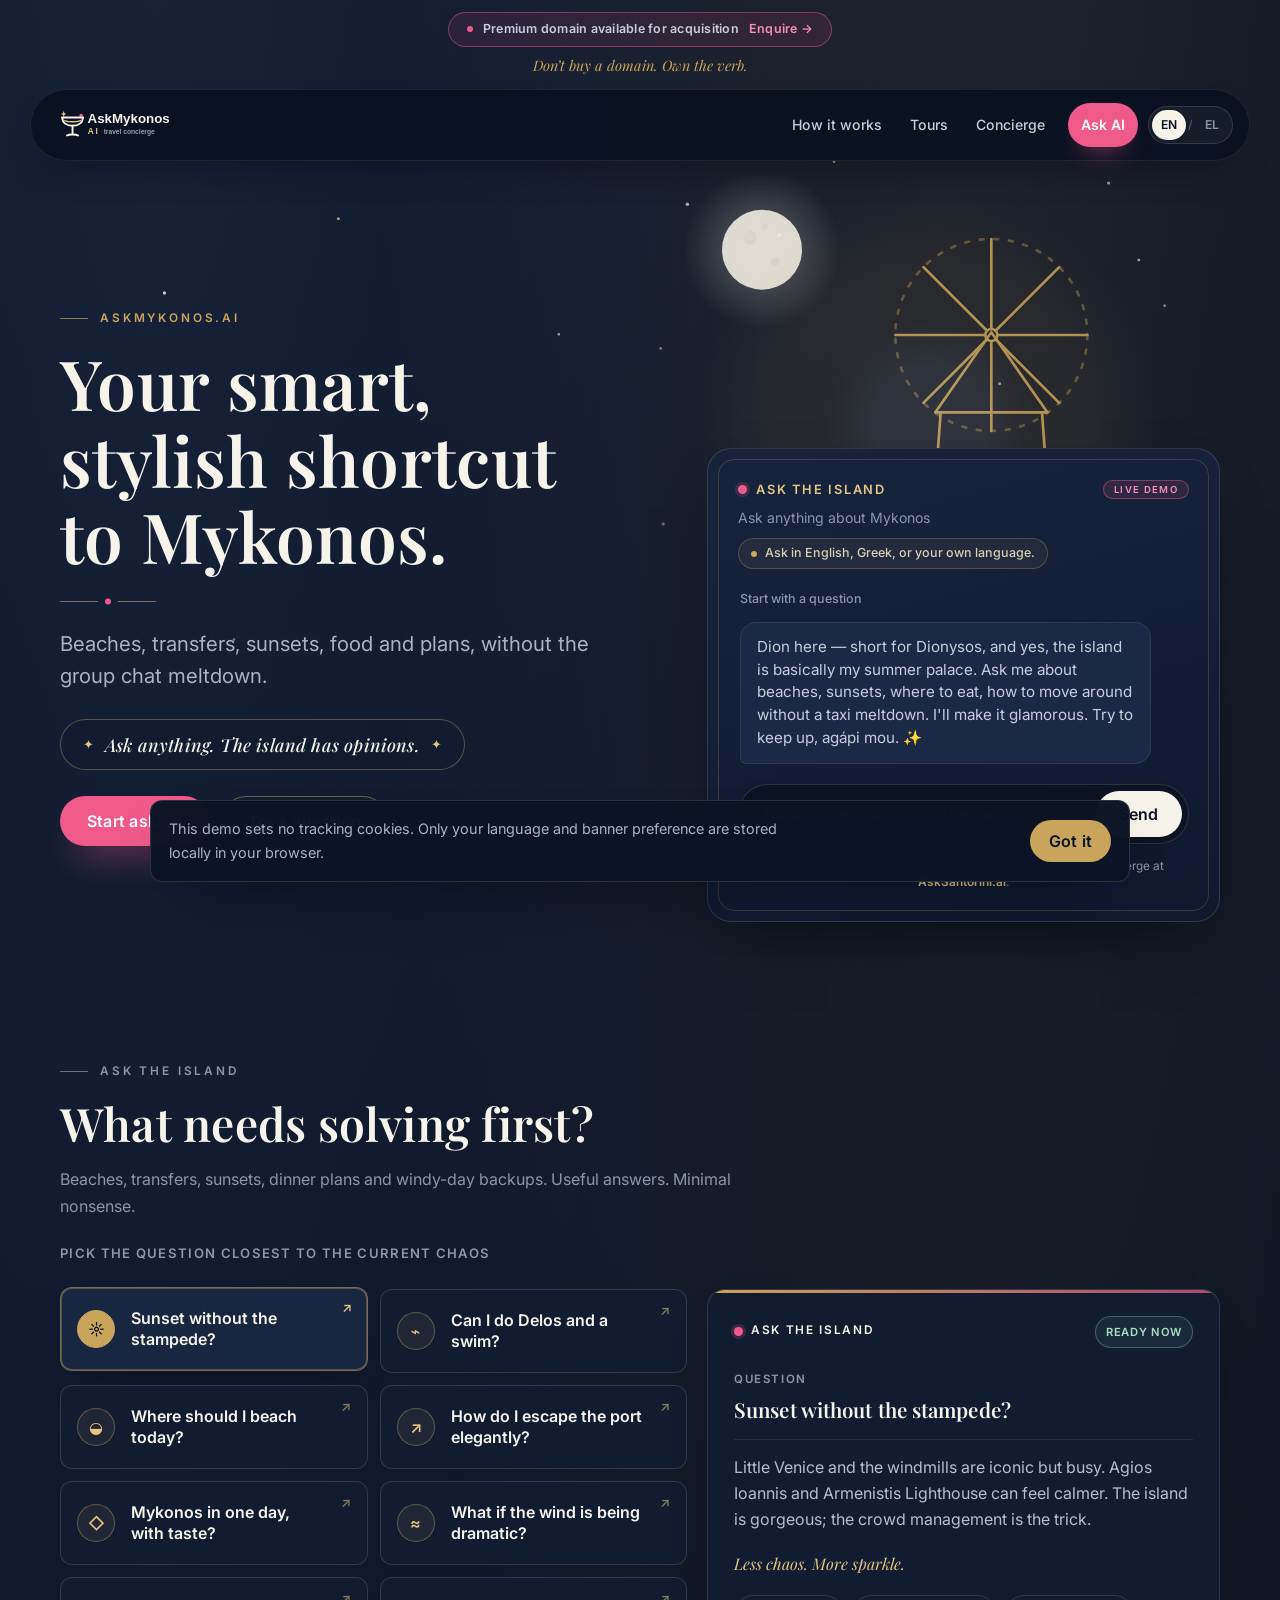
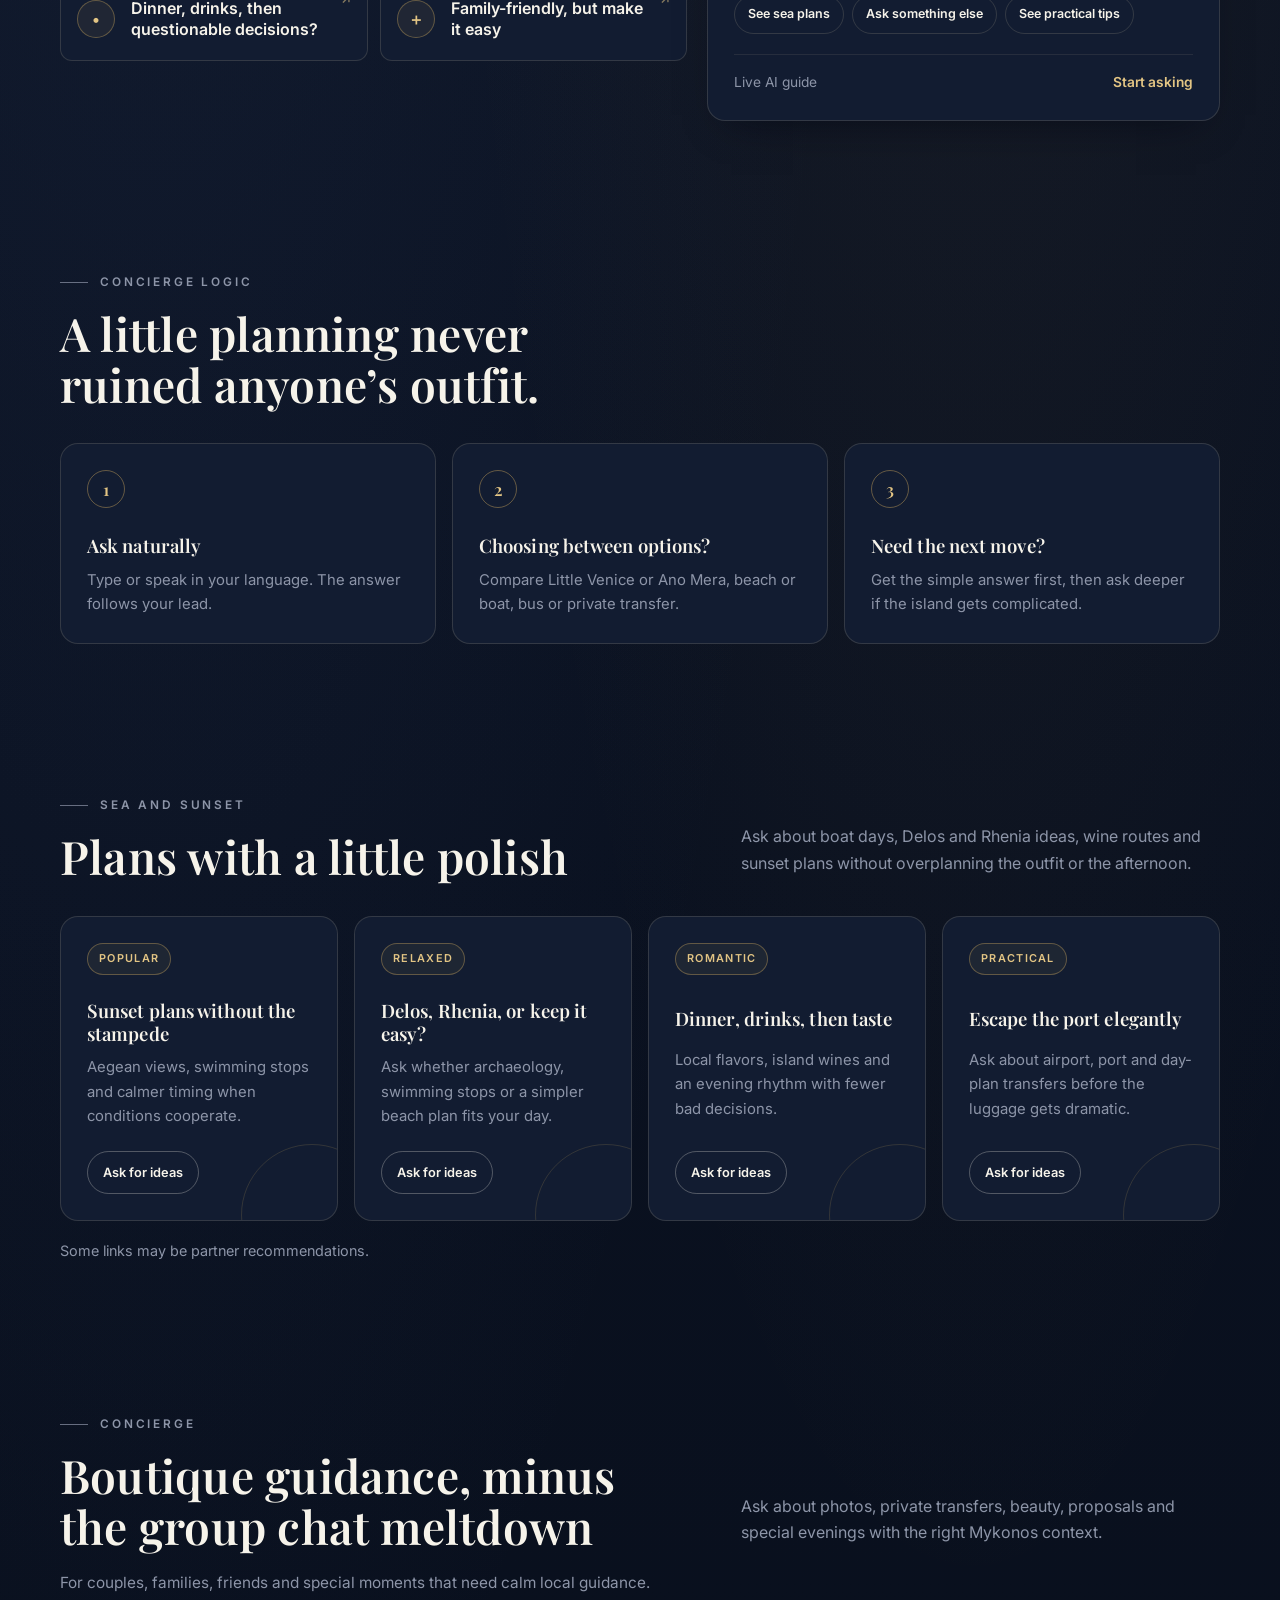
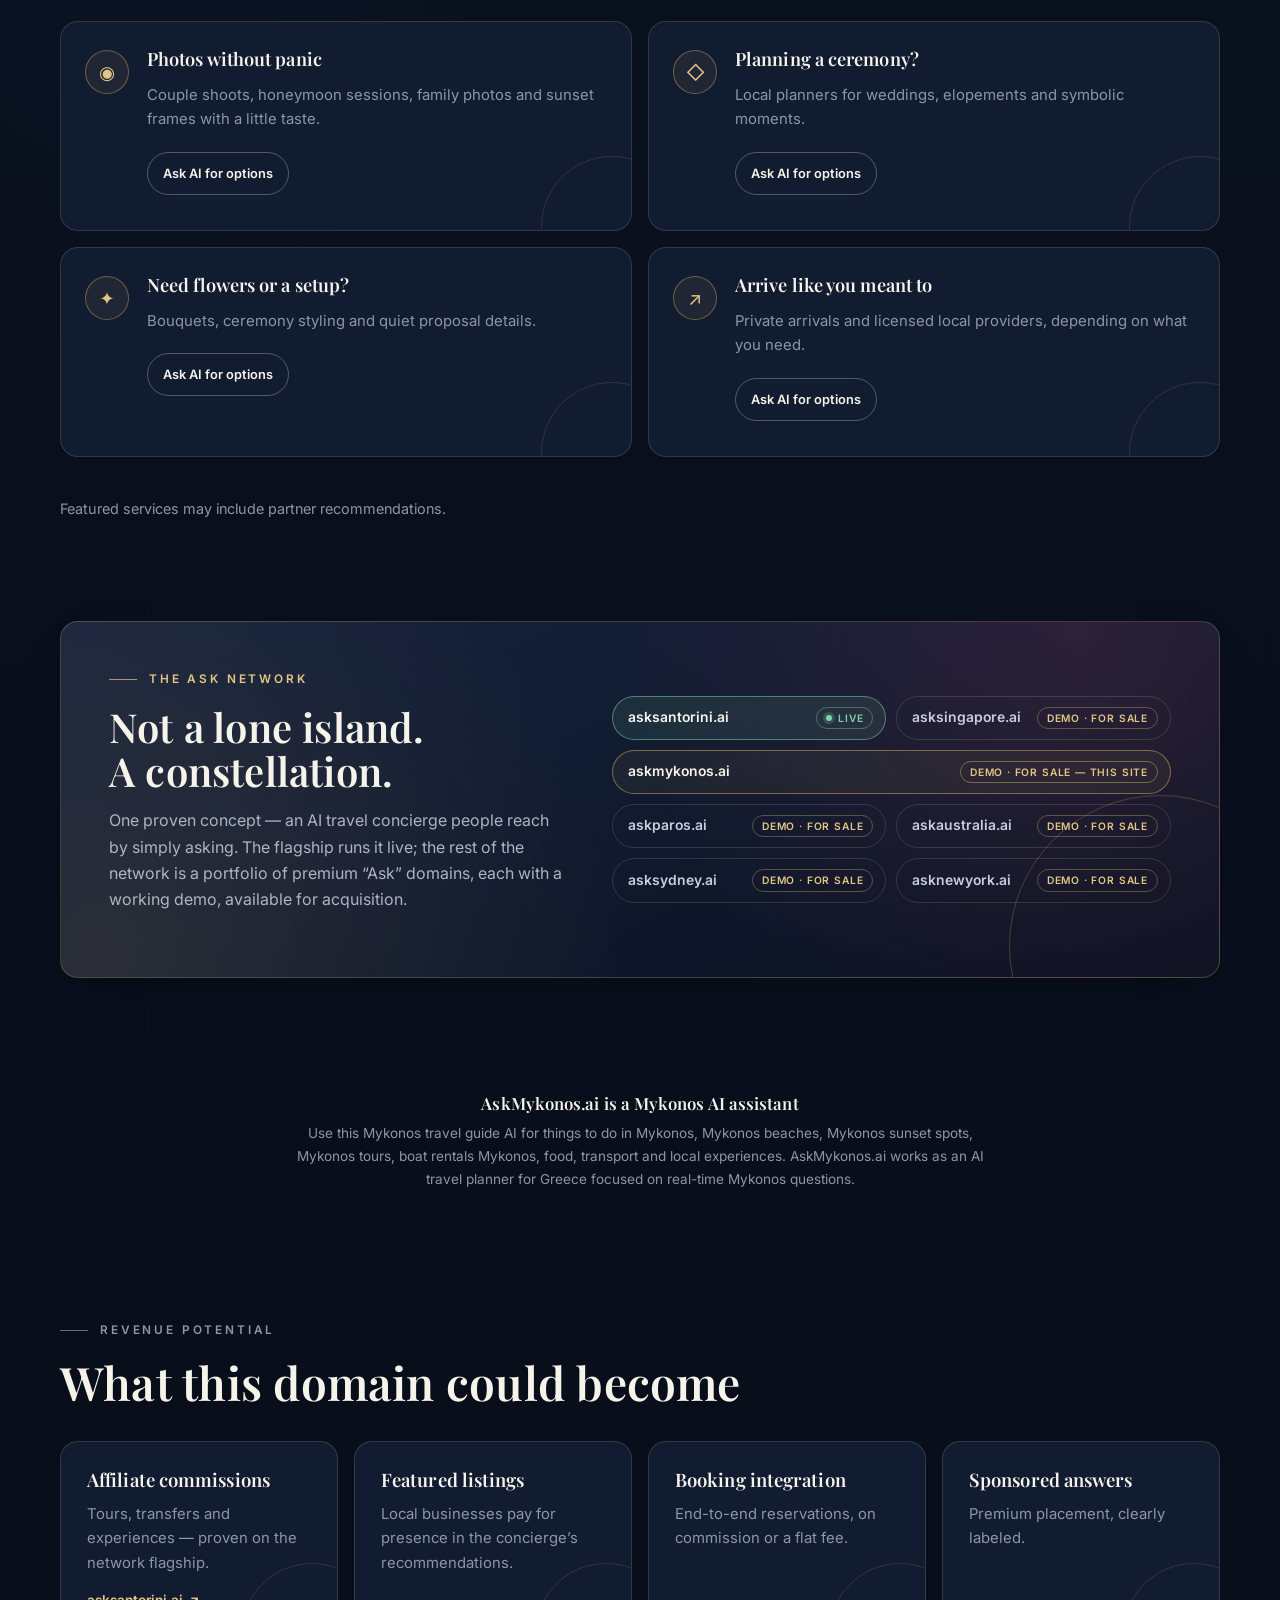
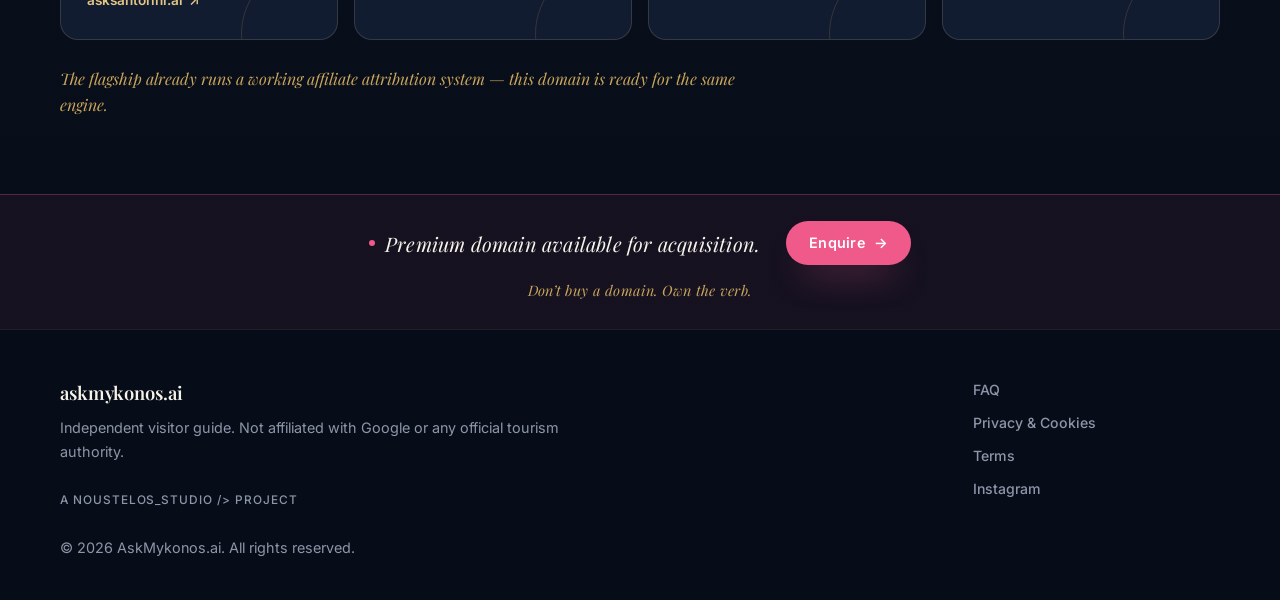
<file: index.html>
<!DOCTYPE html>
<html lang="en">
  <head>
    <meta charset="utf-8">
    <meta name="viewport" content="width=device-width, initial-scale=1">
    <title>AskMykonos.ai – Smart, Stylish Mykonos Answers</title>
    <meta name="description" content="AskMykonos.ai is your smart, stylish shortcut to Mykonos: beaches, transfers, sunsets, food and plans without the group chat meltdown.">
    <meta name="robots" content="index, follow">
    <link rel="canonical" href="https://askmykonos.ai/">
    <meta property="og:title" content="AskMykonos.ai – Smart, Stylish Mykonos Answers">
    <meta property="og:description" content="Beaches, transfers, sunsets, food and plans without the group chat meltdown. Ask anything. The island has opinions.">
    <meta property="og:url" content="https://askmykonos.ai/">
    <meta property="og:type" content="website">
    <meta property="og:site_name" content="Ask Mykonos AI">
    <meta property="og:locale" content="en_US">
    <meta property="og:locale:alternate" content="el_GR">
    <meta property="og:image" content="https://askmykonos.ai/assets/social/ask-mykonos-og.png">
    <meta property="og:image:alt" content="Ask Mykonos AI logo on a light background">
    <meta property="og:image:width" content="1200">
    <meta property="og:image:height" content="630">
    <meta name="twitter:card" content="summary_large_image">
    <meta name="twitter:title" content="AskMykonos.ai – Smart, Stylish Mykonos Answers">
    <meta name="twitter:description" content="Your smart, stylish shortcut to Mykonos. Useful answers, minimal nonsense.">
    <meta name="twitter:image" content="https://askmykonos.ai/assets/social/ask-mykonos-og.png">
    <meta name="theme-color" content="#0A1120">
    <link rel="icon" href="assets/icons/favicon.svg" type="image/svg+xml">
    <link rel="preconnect" href="https://fonts.googleapis.com">
    <link rel="preconnect" href="https://fonts.gstatic.com" crossorigin>
    <link href="https://fonts.googleapis.com/css2?family=Inter:wght@400;500;600&family=Playfair+Display:ital,wght@0,500;0,600;0,700;1,500;1,600&display=swap" rel="stylesheet">
    <link rel="stylesheet" href="styles.css?v=dion10">
    <script type="application/ld+json">
      {
        "@context": "https://schema.org",
        "@graph": [
          {
            "@type": "Organization",
            "@id": "https://askmykonos.ai/#organization",
            "name": "AskMykonos.ai",
            "url": "https://askmykonos.ai/",
            "logo": "https://askmykonos.ai/assets/brand/ask-mykonos-logo-night.svg"
          },
          {
            "@type": "WebSite",
            "@id": "https://askmykonos.ai/#website",
            "publisher": { "@id": "https://askmykonos.ai/#organization" },
            "name": "AskMykonos.ai",
            "url": "https://askmykonos.ai/",
            "description": "AskMykonos.ai is a smart, stylish Mykonos assistant for travel questions about beaches, sunsets, transfers, food and local plans.",
            "inLanguage": ["en", "el"],
            "potentialAction": {
              "@type": "SearchAction",
              "target": "https://askmykonos.ai/#ask-ai",
              "query-input": "required name=travel_question"
            }
          },
          {
            "@type": "SoftwareApplication",
            "@id": "https://askmykonos.ai/#ai-travel-assistant",
            "name": "AskMykonos.ai",
            "url": "https://askmykonos.ai/",
            "applicationCategory": "TravelApplication",
            "applicationSubCategory": "AIApplication",
            "operatingSystem": "Web",
            "isAccessibleForFree": true,
            "description": "A Mykonos travel guide AI and AI travel planner for Greece focused on useful answers for beaches, sunset spots, tours, food, transfers and local experiences.",
            "areaServed": {
              "@type": "Place",
              "name": "Mykonos, Greece"
            },
            "serviceType": "Real-time travel Q&A",
            "keywords": [
              "Mykonos AI assistant",
              "Mykonos travel guide AI",
              "things to do in Mykonos",
              "Mykonos beaches",
              "Mykonos sunset spots",
              "Mykonos tours",
              "boat rentals Mykonos",
              "AI travel planner Greece"
            ],
            "about": [
              "Mykonos AI assistant",
              "Mykonos travel guide AI",
              "AI travel planner Greece"
            ],
            "offers": {
              "@type": "Offer",
              "price": "0",
              "priceCurrency": "EUR"
            }
          }
        ]
      }
    </script>
  </head>
  <body id="top">
    <a class="skip-link" href="#main-content">Skip to main content</a>
    <div class="acquisition-banner">
      <a href="mailto:info@noustelos.gr?subject=AskMykonos.ai%20Domain%20Acquisition">
        <span class="acquisition-dot" aria-hidden="true"></span>
        <span>Premium domain available for acquisition</span>
        <span class="acquisition-cta">Enquire <span aria-hidden="true">&rarr;</span></span>
      </a>
    </div>
    <p class="acquisition-banner-slogan">Don&rsquo;t buy a domain. Own the verb.</p>
    <header class="site-header">
      <a class="site-logo" href="#top" aria-label="Ask Mykonos AI home">
        <picture>
          <img src="assets/brand/ask-mykonos-logo-night.svg" width="720" height="180" alt="Ask Mykonos AI">
        </picture>
      </a>
      <button class="menu-toggle" type="button" aria-label="Open menu" aria-expanded="false" aria-controls="primary-navigation">
        <span aria-hidden="true"></span>
        <span aria-hidden="true"></span>
        <span aria-hidden="true"></span>
      </button>
      <nav class="site-nav" id="primary-navigation" aria-label="Primary navigation">
        <a href="#how-it-works" data-i18n="navHow">How it works</a>
        <a href="#tours" data-i18n="navTours">Tours</a>
        <a href="#concierge" data-i18n="navConcierge">Concierge</a>
        <a class="mobile-social-link" href="https://www.instagram.com/asksantoriniai/" target="_blank" rel="noopener noreferrer" aria-label="Visit Ask Mykonos AI on Instagram" data-i18n-attr="aria-label:instagramAria">Instagram</a>
        <a class="nav-cta" href="#ask-ai" data-i18n="navEarlyAccess">Ask AI</a>
        <div class="language-toggle" role="group" aria-label="Language">
          <button type="button" data-language="en" aria-label="Switch to English" aria-pressed="true">EN</button>
          <span aria-hidden="true">/</span>
          <button type="button" data-language="el" aria-label="Αλλαγή στα Ελληνικά" aria-pressed="false">EL</button>
        </div>
      </nav>
    </header>

    <main id="main-content">
      <section class="hero section-shell">
        <div class="hero-scene" aria-hidden="true">
          <svg viewBox="0 0 420 344" fill="none" xmlns="http://www.w3.org/2000/svg">
            <defs>
              <radialGradient id="moon-glow" cx="50%" cy="50%" r="50%">
                <stop offset="0%" stop-color="#f6f3ea" stop-opacity="0.5"/>
                <stop offset="45%" stop-color="#f6f3ea" stop-opacity="0.18"/>
                <stop offset="100%" stop-color="#f6f3ea" stop-opacity="0"/>
              </radialGradient>
            </defs>
            <circle cx="40" cy="52" r="1.3" fill="#f6f3ea" opacity="0.7"/>
            <circle cx="150" cy="20" r="1" fill="#e3c584" opacity="0.8"/>
            <circle cx="356" cy="36" r="1.2" fill="#f6f3ea" opacity="0.6"/>
            <circle cx="398" cy="128" r="1" fill="#f6f3ea" opacity="0.5"/>
            <circle cx="20" cy="160" r="1" fill="#e3c584" opacity="0.6"/>
            <circle cx="96" cy="86" r="60" fill="url(#moon-glow)"/>
            <circle cx="96" cy="86" r="30" fill="#f2eee2" opacity="0.95"/>
            <circle cx="87" cy="77" r="5" fill="#dcd7c6" opacity="0.55"/>
            <circle cx="106" cy="95" r="3.5" fill="#dcd7c6" opacity="0.45"/>
            <circle cx="98" cy="69" r="2.5" fill="#dcd7c6" opacity="0.45"/>
            <g stroke="#c9a55c" stroke-width="2" stroke-linecap="round" opacity="0.9">
              <path d="M268 150 L340 150 M268 150 L318.9 200.9 M268 150 L268 222 M268 150 L217.1 200.9 M268 150 L196 150 M268 150 L217.1 99.1 M268 150 L268 78 M268 150 L318.9 99.1"/>
              <circle cx="268" cy="150" r="72" stroke-dasharray="3 8" opacity="0.45"/>
              <circle cx="268" cy="150" r="4.5" fill="#0a1120"/>
              <path d="M226 208 L268 148 L310 208"/>
              <path d="M226 208 H310"/>
              <path d="M230 208 L221 332 M306 208 L315 332"/>
              <path d="M258 332 v-24 a10 10 0 0 1 20 0 v24"/>
              <circle cx="268" cy="244" r="5"/>
              <path d="M178 332 H366" opacity="0.5"/>
            </g>
          </svg>
        </div>
        <div class="hero-copy">
          <p class="eyebrow">AskMykonos.ai</p>
          <h1><a class="hero-title-link" href="#ask-ai" data-i18n="heroTitle">Your smart, stylish shortcut to Mykonos.</a></h1>
          <p class="hero-subtitle" data-i18n="heroSubtitle">Beaches, transfers, sunsets, food and plans, without the group chat meltdown.</p>
          <div class="hero-value-strip" aria-label="No app, no sign-up, just answers">
            <span data-i18n="heroValueStrip">Ask anything. The island has opinions.</span>
          </div>
          <div class="hero-actions" role="group" aria-label="Primary actions">
            <a class="button button-primary" href="#ask-ai" data-i18n="startAsking">Start asking</a>
            <a class="button button-secondary" href="#questions" data-i18n="seeQuestions">Try a question</a>
          </div>
        </div>

        <aside class="chat-card" id="ask-ai" aria-label="Ask Mykonos AI live chat">
          <div class="chat-card-top">
            <span class="status-dot" aria-hidden="true"></span>
            <span data-i18n="previewMode">Ask the Island</span>
            <span class="demo-badge" data-i18n="liveDemoBadge">Live demo</span>
          </div>
          <p class="chat-instruction-line" data-i18n="chatInstructionLine">Ask anything about Mykonos</p>
          <p class="chat-language-note" data-i18n="chatLanguageNote">Ask in English, Greek, or your own language.</p>
          <div id="chat-box" class="chat-thread chat-box" aria-live="polite">
            <p class="chat-empty-helper" data-i18n="chatEmptyHelper">Start with a question</p>
            <div class="bot-message" data-i18n="chatGreeting">Dion here — short for Dionysos, and yes, the island is basically my summer palace. Ask me about beaches, sunsets, where to eat, how to move around without a taxi meltdown. I'll make it glamorous. Try to keep up, agápi mou. ✨</div>
          </div>
          <div class="input-area">
            <input type="text" id="user-input" data-i18n-attr="placeholder:chatPlaceholder" placeholder="Tap a suggested question below" autocomplete="off">
            <button id="send-btn" class="send-btn" type="button" data-i18n="sendButton">Send</button>
          </div>
          <p class="chatbot-tech-note chat-ai-attribution"><span data-i18n="aiAttribution">This chat is a demo with scripted answers — see our live AI concierge at</span> <a href="https://asksantorini.ai" target="_blank" rel="noopener noreferrer">AskSantorini.ai</a>.</p>
        </aside>
      </section>

      <section class="questions-section section-shell" id="questions">
        <div class="section-heading compact">
          <p class="eyebrow" data-i18n="demoFeature">Ask the Island</p>
          <h2 data-i18n="questionsTitle">What needs solving first?</h2>
          <p data-i18n="questionsIntro">Beaches, transfers, sunsets, dinner plans and windy-day backups. Useful answers. Minimal nonsense.</p>
        </div>
        <div class="questions-experience">
          <p class="starter-line" data-i18n="starterLine">Pick the question closest to the current chaos</p>
          <div class="question-grid" role="group" aria-label="Demo questions">
            <button type="button" class="question-card" data-question-key="sunset"><span aria-hidden="true">☼</span><span data-question-text>Sunset without the stampede?</span></button>
            <button type="button" class="question-card" data-question-key="catamaran"><span aria-hidden="true">⌁</span><span data-question-text>Can I do Delos and a swim?</span></button>
            <button type="button" class="question-card" data-question-key="beach"><span aria-hidden="true">◒</span><span data-question-text>Where should I beach today?</span></button>
            <button type="button" class="question-card" data-question-key="oia"><span aria-hidden="true">↗</span><span data-question-text>How do I escape the port elegantly?</span></button>
            <button type="button" class="question-card" data-question-key="oneDay"><span aria-hidden="true">◇</span><span data-question-text>Mykonos in one day, with taste?</span></button>
            <button type="button" class="question-card" data-question-key="windy"><span aria-hidden="true">≈</span><span data-question-text>What if the wind is being dramatic?</span></button>
            <button type="button" class="question-card" data-question-key="food"><span aria-hidden="true">•</span><span data-question-text>Dinner, drinks, then questionable decisions?</span></button>
            <button type="button" class="question-card" data-question-key="family"><span aria-hidden="true">＋</span><span data-question-text>Family-friendly, but make it easy</span></button>
          </div>
          <div class="answer-preview" id="answer-preview" aria-live="polite">
            <div class="preview-topline">
              <p class="preview-label">
                <span class="preview-status">
                  <span class="preview-status-dot" aria-hidden="true"></span>
                  <span data-i18n="previewLabel">Ask the Island</span>
                </span>
              </p>
              <span data-i18n="worksToday">Ready now</span>
            </div>
            <div class="preview-question-row">
              <span data-i18n="questionLabel">Question</span>
              <h3 id="preview-question">Sunset without the stampede?</h3>
            </div>
            <p id="preview-answer">Little Venice and the windmills are iconic but busy. Agios Ioannis and Armenistis Lighthouse can feel calmer. The island is gorgeous; the crowd management is the trick.</p>
            <p class="preview-value-reinforce" data-i18n="valueReinforce">Less chaos. More sparkle.</p>
            <div class="preview-actions" aria-label="Suggested next steps">
              <a href="#tours" data-i18n="viewTourOptions">View tour options</a>
              <a href="#ask-ai" data-i18n="askAnother">Ask another question</a>
              <a href="#how-it-works" data-i18n="seeTips">See practical tips</a>
            </div>
            <div class="preview-footer">
              <span data-i18n="realGuideSoon">Live AI guide</span>
              <a href="#ask-ai" data-i18n="joinEarlyAccess">Ask now</a>
            </div>
          </div>
        </div>
      </section>

      <section class="how-section section-shell" id="how-it-works">
        <div class="section-heading">
          <p class="eyebrow" data-i18n="howEyebrow">Concierge logic</p>
          <h2 data-i18n="howTitle">A little planning never ruined anyone’s outfit.</h2>
        </div>
        <div class="steps-grid">
          <article class="step-card">
            <span>1</span>
            <h3 data-i18n="howLanguageTitle">Ask naturally</h3>
            <p data-i18n="howLanguageText">Type or speak in your language. The answer follows your lead.</p>
          </article>
          <article class="step-card">
            <span>2</span>
            <h3 data-i18n="step2Title">Choosing between options?</h3>
            <p data-i18n="step2Text">Compare Little Venice or Ano Mera, boat or beach, bus or private transfer.</p>
          </article>
          <article class="step-card">
            <span>3</span>
            <h3 data-i18n="step3Title">Need the next move?</h3>
            <p data-i18n="step3Text">Get the simple answer first, then ask deeper if the island gets complicated.</p>
          </article>
        </div>
      </section>

      <section class="tours-section section-shell" id="tours">
        <div class="section-heading split-heading">
          <div>
            <p class="eyebrow" data-i18n="toursEyebrow">Sea and sunset</p>
            <h2 data-i18n="toursTitle">Want a private boat experience?</h2>
          </div>
          <p data-i18n="toursIntro">Ask about sunset catamarans, Delos swims, wine routes and sea days without overplanning.</p>
        </div>
        <div class="tour-grid">
          <article class="tour-card">
            <span class="tour-label" data-i18n="tourLabelPopular">Popular</span>
            <h3 data-i18n="tourCatamaranTitle">Want sunset from the water?</h3>
            <p data-i18n="tourCatamaranText">Aegean views, swimming stops and a quieter sunset from the sea.</p>
            <a href="#ask-ai" class="tour-status tour-card-cta ask-ai-link" data-chat-prefill-en="Can you suggest sunset catamaran options in Mykonos?" data-chat-prefill-el="Μπορείς να προτείνεις επιλογές για καταμαράν στο ηλιοβασίλεμα στη Μύκονο;" data-i18n="tourStatus">Ask AI for options</a>
          </article>
          <article class="tour-card">
            <span class="tour-label" data-i18n="tourLabelClassic">Relaxed</span>
            <h3 data-i18n="tourVolcanoTitle">Curious about Delos?</h3>
            <p data-i18n="tourVolcanoText">Ask whether Delos, Rhenia and swimming stops fit your day.</p>
            <a href="#ask-ai" class="tour-status tour-card-cta ask-ai-link" data-chat-prefill-en="Tell me about a Delos guided tour." data-chat-prefill-el="Πες μου για μια ξενάγηση στη Δήλο." data-i18n="tourStatus">Ask AI for options</a>
          </article>
          <article class="tour-card">
            <span class="tour-label" data-i18n="tourLabelRomantic">Romantic</span>
            <h3 data-i18n="tourWineTitle">Want a slow wine route?</h3>
            <p data-i18n="tourWineText">Local flavors, island wines and an easy evening rhythm.</p>
            <a href="#ask-ai" class="tour-status tour-card-cta ask-ai-link" data-chat-prefill-en="Show me the quieter side of Mykonos." data-chat-prefill-el="Δείξε μου την πιο ήσυχη πλευρά της Μυκόνου." data-i18n="tourStatus">Ask AI for options</a>
          </article>
          <article class="tour-card">
            <span class="tour-label" data-i18n="tourLabelPractical">Practical</span>
            <h3 data-i18n="tourTransfersTitle">Need the easiest arrival?</h3>
            <p data-i18n="tourTransfersText">Ask about simple airport, port and day-plan transfers.</p>
            <a href="#ask-ai" class="tour-status tour-card-cta ask-ai-link" data-chat-prefill-en="I need an airport or port transfer." data-chat-prefill-el="Χρειάζομαι μεταφορά από το αεροδρόμιο ή το λιμάνι." data-i18n="tourStatus">Ask AI for options</a>
          </article>
        </div>
        <p class="disclosure"><span data-i18n="partnerDisclosure">Some links may be partner recommendations.</span></p>
      </section>

      <section class="concierge-section section-shell" id="concierge">
        <div class="section-heading split-heading">
          <div>
            <p class="eyebrow" data-i18n="conciergeEyebrow">Concierge</p>
            <h2 data-i18n="conciergeTitle">Planning a moment that should feel effortless?</h2>
          </div>
          <p data-i18n="conciergeIntro">Ask about photos, private transfers, beauty, proposals and special evenings with the right Mykonos context.</p>
        </div>
        <p class="concierge-note" data-i18n="conciergeSeoLine">For couples, families and special moments that need calm local guidance.</p>
        <div class="concierge-grid">
          <article class="concierge-card">
            <span class="concierge-icon" aria-hidden="true">◉</span>
            <div class="concierge-card-content">
              <h3 data-i18n="conciergePhotographersTitle">Want photos without guessing?</h3>
              <p data-i18n="conciergePhotographersText">Couple shoots, honeymoon sessions, family photos and sunset frames.</p>
              <a href="#ask-ai" class="tour-status concierge-card-cta ask-ai-link" data-chat-prefill-en="Can you arrange a photographer?" data-chat-prefill-el="Μπορείς να κανονίσεις φωτογράφο;" data-i18n="askAiForOptions">Ask AI for options</a>
            </div>
          </article>
          <article class="concierge-card">
            <span class="concierge-icon" aria-hidden="true">◇</span>
            <div class="concierge-card-content">
              <h3 data-i18n="conciergeWeddingTitle">Planning a ceremony?</h3>
              <p data-i18n="conciergeWeddingText">Local planners for weddings, elopements and symbolic moments.</p>
              <a href="#ask-ai" class="tour-status concierge-card-cta ask-ai-link" data-chat-prefill-en="I'm planning a proposal or wedding." data-chat-prefill-el="Οργανώνω πρόταση γάμου ή γάμο." data-i18n="askAiForOptions">Ask AI for options</a>
            </div>
          </article>
          <article class="concierge-card">
            <span class="concierge-icon" aria-hidden="true">✦</span>
            <div class="concierge-card-content">
              <h3 data-i18n="conciergeFlowersTitle">Need flowers or a setup?</h3>
              <p data-i18n="conciergeFlowersText">Bouquets, ceremony styling and quiet proposal details.</p>
              <a href="#ask-ai" class="tour-status concierge-card-cta ask-ai-link" data-chat-prefill-en="I'm planning a proposal or wedding." data-chat-prefill-el="Οργανώνω πρόταση γάμου ή γάμο." data-i18n="askAiForOptions">Ask AI for options</a>
            </div>
          </article>
          <article class="concierge-card">
            <span class="concierge-icon" aria-hidden="true">↗</span>
            <div class="concierge-card-content">
              <h3 data-i18n="conciergeTransfersTitle">Want a premium transfer?</h3>
              <p data-i18n="conciergeTransfersText">Helicopter options, private arrivals and licensed local providers.</p>
              <a href="#ask-ai" class="tour-status concierge-card-cta ask-ai-link" data-chat-prefill-en="I need an airport or port transfer." data-chat-prefill-el="Χρειάζομαι μεταφορά από το αεροδρόμιο ή το λιμάνι." data-i18n="askAiForOptions">Ask AI for options</a>
            </div>
          </article>
        </div>
        <div class="concierge-footer">
          <p class="disclosure" data-i18n="conciergeDisclosure">Featured services may include partner recommendations.</p>
        </div>
      </section>

      <section class="network-section section-shell" id="network">
        <div class="network-panel">
          <div class="network-copy">
            <p class="eyebrow" data-i18n="networkEyebrow">The ASK Network</p>
            <h2 data-i18n="networkTitle">Not a lone island. A constellation.</h2>
            <p data-i18n="networkText">One proven concept — an AI travel concierge people reach by simply asking. The flagship runs it live; the rest of the network is a portfolio of premium “Ask” domains, each with a working demo, available for acquisition.</p>
          </div>
          <div class="network-destinations">
            <a class="network-destination is-live" href="https://asksantorini.ai" target="_blank" rel="noopener noreferrer">asksantorini.ai <span class="network-badge">Live</span></a>
            <a class="network-destination is-demo" href="https://asksingapore.ai" target="_blank" rel="noopener noreferrer">asksingapore.ai <span class="network-badge" data-i18n="networkForSale">Demo · For sale</span></a>
            <span class="network-destination is-demo is-here">askmykonos.ai <span class="network-badge" data-i18n="networkThisSite">Demo · For sale — this site</span></span>
            <a class="network-destination is-demo" href="https://askparos.ai" target="_blank" rel="noopener noreferrer">askparos.ai <span class="network-badge" data-i18n="networkForSale">Demo · For sale</span></a>
            <a class="network-destination is-demo" href="https://askaustralia.ai" target="_blank" rel="noopener noreferrer">askaustralia.ai <span class="network-badge" data-i18n="networkForSale">Demo · For sale</span></a>
            <a class="network-destination is-demo" href="https://asksydney.ai" target="_blank" rel="noopener noreferrer">asksydney.ai <span class="network-badge" data-i18n="networkForSale">Demo · For sale</span></a>
            <a class="network-destination is-demo" href="https://asknewyork.ai" target="_blank" rel="noopener noreferrer">asknewyork.ai <span class="network-badge" data-i18n="networkForSale">Demo · For sale</span></a>
          </div>
        </div>
      </section>
    </main>

    <section class="seo-context" aria-label="About AskMykonos.ai">
      <div class="seo-context-inner section-shell">
        <h2 data-i18n="seoContextTitle">AskMykonos.ai is a Mykonos AI assistant</h2>
        <p data-i18n="seoContextText">Use this Mykonos travel guide AI for things to do in Mykonos, Mykonos beaches, Mykonos sunset spots, Mykonos tours, boat rentals Mykonos, food, transport and local experiences. AskMykonos.ai works as an AI travel planner for Greece focused on real-time Mykonos questions.</p>
      </div>
    </section>

    <section class="revenue-section section-shell" id="revenue">
      <div class="section-heading">
        <p class="eyebrow" data-i18n="revenueEyebrow">Revenue Potential</p>
        <h2 data-i18n="revenueTitle">What this domain could become</h2>
      </div>
      <div class="revenue-grid">
        <article class="revenue-card">
          <h3 data-i18n="revenueAffiliateTitle">Affiliate commissions</h3>
          <p data-i18n="revenueAffiliateText">Tours, transfers and experiences — proven on the network flagship.</p>
          <a class="revenue-proof" href="https://asksantorini.ai" target="_blank" rel="noopener noreferrer">asksantorini.ai <span aria-hidden="true">↗</span></a>
        </article>
        <article class="revenue-card">
          <h3 data-i18n="revenueListingsTitle">Featured listings</h3>
          <p data-i18n="revenueListingsText">Local businesses pay for presence in the concierge’s recommendations.</p>
        </article>
        <article class="revenue-card">
          <h3 data-i18n="revenueBookingTitle">Booking integration</h3>
          <p data-i18n="revenueBookingText">End-to-end reservations, on commission or a flat fee.</p>
        </article>
        <article class="revenue-card">
          <h3 data-i18n="revenueSponsoredTitle">Sponsored answers</h3>
          <p data-i18n="revenueSponsoredText">Premium placement, clearly labeled.</p>
        </article>
      </div>
      <p class="revenue-note" data-i18n="revenueNote">The flagship already runs a working affiliate attribution system — this domain is ready for the same engine.</p>
    </section>

    <div class="acquisition-strip">
      <div class="acquisition-strip-inner section-shell">
        <p><span class="acquisition-dot" aria-hidden="true"></span> Premium domain available for acquisition.</p>
        <a class="button button-primary" href="mailto:info@noustelos.gr?subject=AskMykonos.ai%20Domain%20Acquisition">Enquire <span aria-hidden="true">&rarr;</span></a>
        <p class="acquisition-slogan">Don&rsquo;t buy a domain. Own the verb.</p>
      </div>
    </div>

    <footer class="site-footer">
      <div class="footer-inner section-shell">
        <div class="footer-brand-group">
          <a class="footer-brand" href="#top">askmykonos.ai</a>
          <p data-i18n="footerDisclaimer">Independent visitor guide. Not affiliated with Google or any official tourism authority.</p>
          <a class="footer-credit" href="https://noustelos.gr/#domains" target="_blank" rel="noopener">A NOUSTELOS_STUDIO /&gt; project</a>
        </div>
        <div class="footer-links">
          <a href="faq.html" hreflang="en" lang="en">FAQ</a>
          <button type="button" data-modal="privacy-modal" data-i18n="privacyLink">Privacy &amp; Cookies</button>
          <button type="button" data-modal="terms-modal" data-i18n="termsLink">Terms</button>
          <a href="https://www.instagram.com/asksantoriniai/" target="_blank" rel="noopener noreferrer" aria-label="Visit Ask Mykonos AI on Instagram" data-i18n-attr="aria-label:instagramAria">Instagram</a>
        </div>
        <p class="footer-copyright">&copy; <span id="current-year">2026</span> AskMykonos.ai. <span data-i18n="allRights">All rights reserved.</span></p>
      </div>
    </footer>

    <section class="cookie-banner is-hidden" id="cookie-banner" aria-label="Cookie notice" data-i18n-attr="aria-label:cookieNoticeAria">
      <p data-i18n="cookieText">This demo sets no tracking cookies. Only your language and banner preference are stored locally in your browser.</p>
      <div class="cookie-actions">
        <button class="button button-primary" type="button" id="dismiss-cookies" data-i18n="cookieDismiss">Got it</button>
      </div>
    </section>

    <dialog class="info-modal" id="privacy-modal" aria-labelledby="privacy-title">
      <div class="modal-content">
        <button class="modal-close" type="button" data-close aria-label="Close privacy notice" data-i18n="closeButton" data-i18n-attr="aria-label:privacyCloseAria">Close</button>
        <h2 id="privacy-title" data-i18n="privacyTitle">Privacy Policy</h2>
        <p data-i18n="privacyP1">AskMykonos.ai is currently a demonstration website. It does not collect or store personal data — there are no accounts, no contact forms, and no analytics.</p>
        <p data-i18n="privacyP2">The chat assistant is a scripted demo that runs entirely in your browser. Messages you type are not transmitted or stored anywhere.</p>
        <p data-i18n="privacyP3">Your language and cookie-banner preferences are saved only in your browser's local storage.</p>
        <p><span data-i18n="privacyP5">For questions about this demo or the domain, contact</span> <a href="mailto:info@noustelos.gr">info@noustelos.gr</a>.</p>
      </div>
    </dialog>

    <dialog class="info-modal" id="terms-modal" aria-labelledby="terms-title">
      <div class="modal-content">
        <button class="modal-close" type="button" data-close aria-label="Close terms notice" data-i18n="closeButton" data-i18n-attr="aria-label:termsCloseAria">Close</button>
        <h2 id="terms-title" data-i18n="termsTitle">Terms</h2>
        <p data-i18n="termsP1">Some links may be partner recommendations. Information should be verified before booking or traveling.</p>
        <p data-i18n="termsP2">AskMykonos.ai is an independent visitor guide and not an official tourism authority.</p>
        <p><span data-i18n="termsP3">For legal or general information questions, contact</span> <a href="mailto:info@noustelos.gr">info@noustelos.gr</a>.</p>
      </div>
    </dialog>

    <script src="script.js?v=dion8" defer></script>
  </body>
</html>
</file>
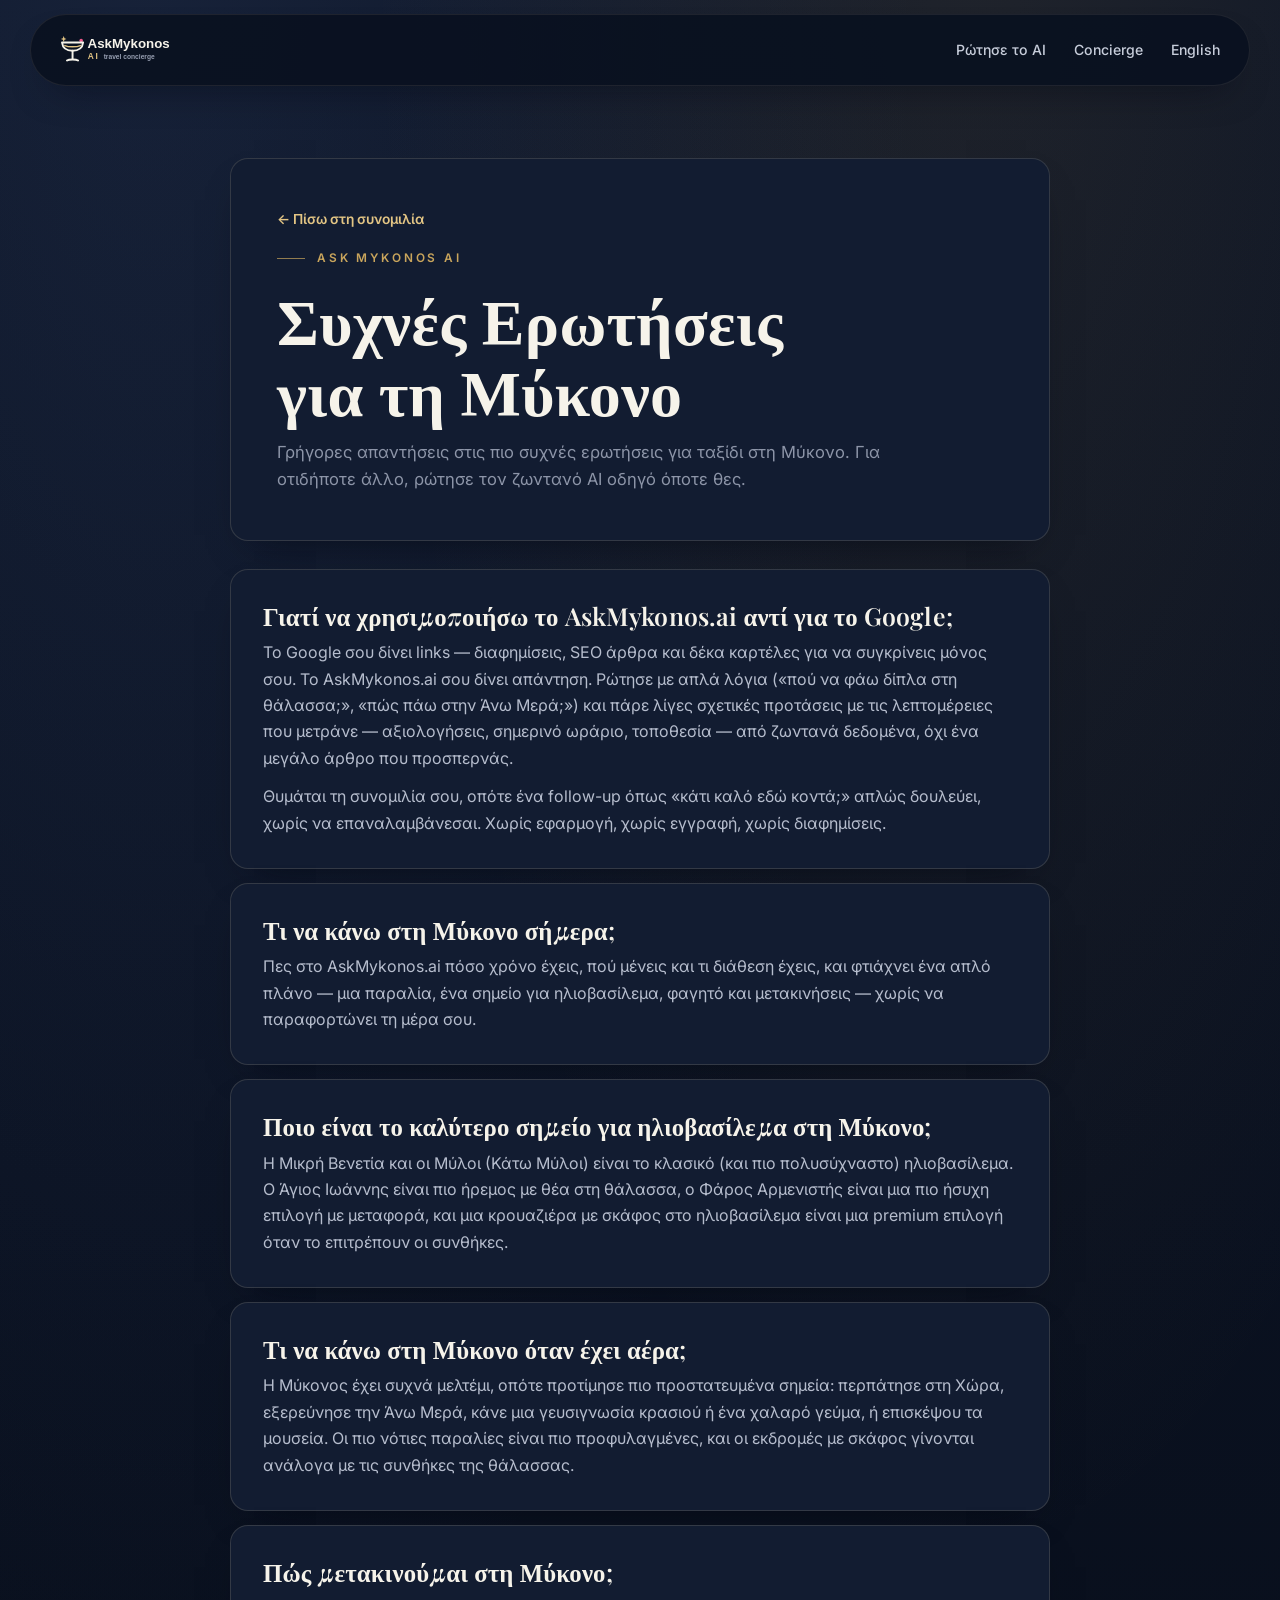
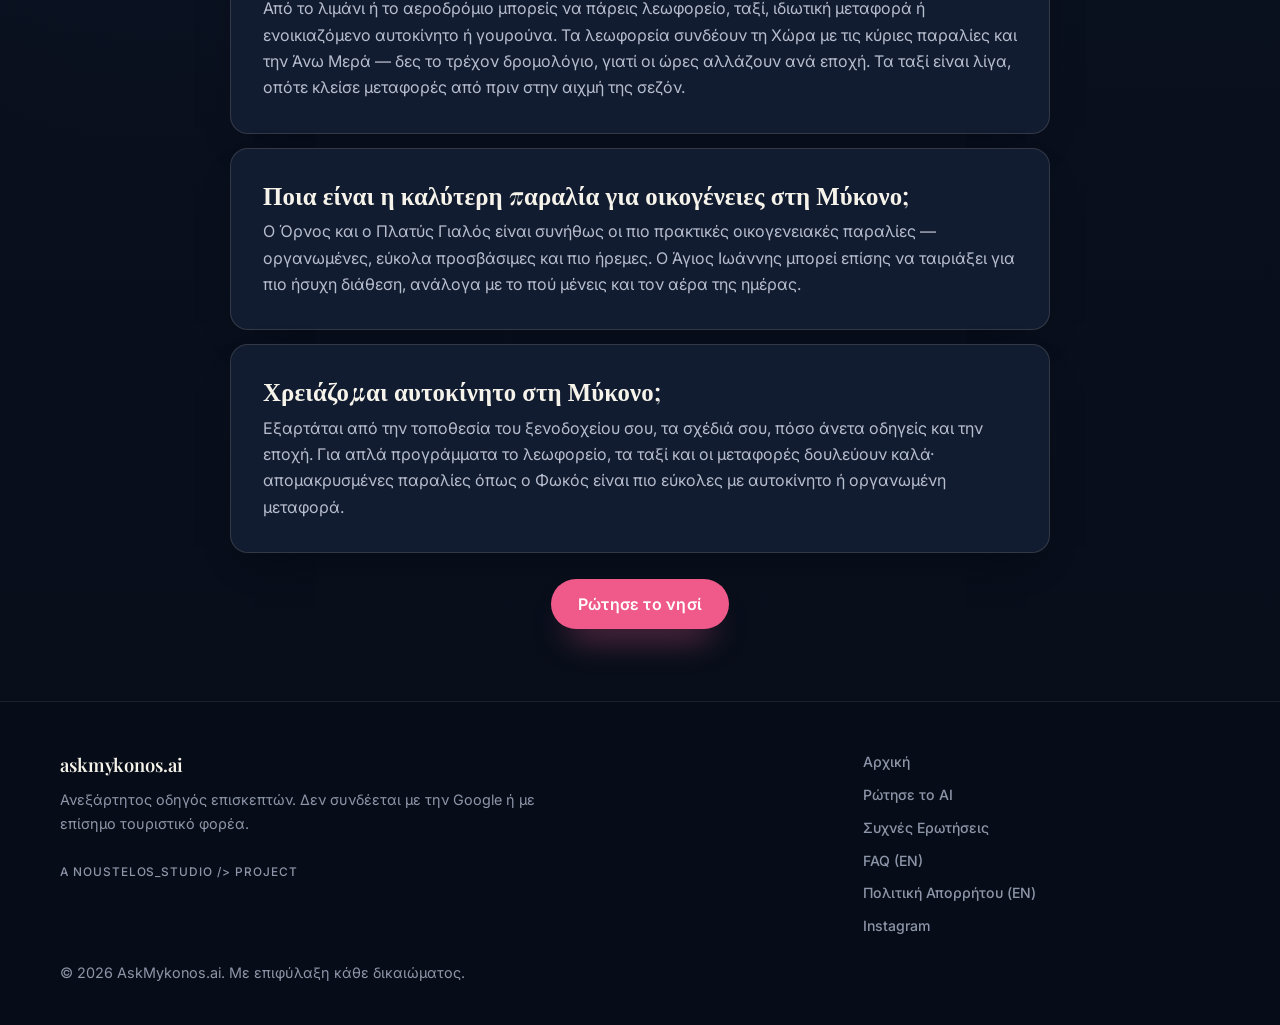
<file: faq-el.html>
<!DOCTYPE html>
<html lang="el">
  <head>
    <meta charset="utf-8">
    <meta name="viewport" content="width=device-width, initial-scale=1">
    <title>Συχνές Ερωτήσεις για τη Μύκονο | Ask Mykonos AI</title>
    <meta name="description" content="Γρήγορες απαντήσεις στις πιο συχνές ερωτήσεις για ταξίδι στη Μύκονο: ηλιοβασίλεμα, μέρες με αέρα, παραλίες, μετακινήσεις και αν χρειάζεσαι αυτοκίνητο. Για οτιδήποτε άλλο, ρώτησε τον ζωντανό AI οδηγό.">
    <meta name="robots" content="index, follow">
    <link rel="canonical" href="https://askmykonos.ai/faq-el.html">
    <link rel="alternate" hreflang="en" href="https://askmykonos.ai/faq.html">
    <link rel="alternate" hreflang="el" href="https://askmykonos.ai/faq-el.html">
    <link rel="alternate" hreflang="x-default" href="https://askmykonos.ai/faq.html">
    <meta property="og:title" content="Συχνές Ερωτήσεις για τη Μύκονο | Ask Mykonos AI">
    <meta property="og:description" content="Γρήγορες απαντήσεις στις πιο συχνές ερωτήσεις για ταξίδι στη Μύκονο. Για οτιδήποτε άλλο, ρώτησε τον ζωντανό AI οδηγό όποτε θες.">
    <meta property="og:url" content="https://askmykonos.ai/faq-el.html">
    <meta property="og:type" content="website">
    <meta property="og:site_name" content="Ask Mykonos AI">
    <meta property="og:locale" content="el_GR">
    <meta property="og:image" content="https://askmykonos.ai/assets/social/ask-mykonos-og.png">
    <meta property="og:image:alt" content="Ask Mykonos AI logo on a light background">
    <meta property="og:image:width" content="1200">
    <meta property="og:image:height" content="630">
    <meta name="twitter:card" content="summary_large_image">
    <meta name="twitter:title" content="Συχνές Ερωτήσεις για τη Μύκονο | Ask Mykonos AI">
    <meta name="twitter:description" content="Γρήγορες απαντήσεις στις πιο συχνές ερωτήσεις για ταξίδι στη Μύκονο. Για οτιδήποτε άλλο, ρώτησε τον ζωντανό AI οδηγό όποτε θες.">
    <meta name="twitter:image" content="https://askmykonos.ai/assets/social/ask-mykonos-og.png">
    <meta name="theme-color" content="#1E332A">
    <link rel="icon" href="assets/icons/favicon.svg" type="image/svg+xml">
    <link rel="preconnect" href="https://fonts.googleapis.com">
    <link rel="preconnect" href="https://fonts.gstatic.com" crossorigin>
    <link href="https://fonts.googleapis.com/css2?family=Inter:wght@400;500;600&family=Playfair+Display:ital,wght@0,500;0,600;0,700;1,500&display=swap" rel="stylesheet">
    <link rel="stylesheet" href="styles.css?v=dion10">
    <script type="application/ld+json">
      {
        "@context": "https://schema.org",
        "@type": "FAQPage",
        "inLanguage": "el",
        "mainEntity": [
          {
            "@type": "Question",
            "name": "Γιατί να χρησιμοποιήσω το AskMykonos.ai αντί για το Google;",
            "acceptedAnswer": {
              "@type": "Answer",
              "text": "Το Google σου δίνει links — διαφημίσεις, SEO άρθρα και δέκα καρτέλες για να συγκρίνεις μόνος σου. Το AskMykonos.ai σου δίνει απάντηση. Ρώτησε με απλά λόγια και πάρε λίγες σχετικές προτάσεις με τις λεπτομέρειες που μετράνε — αξιολογήσεις, σημερινό ωράριο, τοποθεσία — από ζωντανά δεδομένα, όχι ένα μεγάλο άρθρο που προσπερνάς. Θυμάται τη συνομιλία σου, οπότε ένα follow-up απλώς δουλεύει. Χωρίς εφαρμογή, χωρίς εγγραφή, χωρίς διαφημίσεις."
            }
          },
          {
            "@type": "Question",
            "name": "Τι να κάνω στη Μύκονο σήμερα;",
            "acceptedAnswer": {
              "@type": "Answer",
              "text": "Πες στο AskMykonos.ai πόσο χρόνο έχεις, πού μένεις και τι διάθεση έχεις, και φτιάχνει ένα απλό πλάνο — μια παραλία, ένα σημείο για ηλιοβασίλεμα, φαγητό και μετακινήσεις — χωρίς να παραφορτώνει τη μέρα σου."
            }
          },
          {
            "@type": "Question",
            "name": "Ποιο είναι το καλύτερο σημείο για ηλιοβασίλεμα στη Μύκονο;",
            "acceptedAnswer": {
              "@type": "Answer",
              "text": "Η Μικρή Βενετία και οι Μύλοι (Κάτω Μύλοι) είναι το κλασικό και πιο πολυσύχναστο ηλιοβασίλεμα. Ο Άγιος Ιωάννης είναι πιο ήρεμος, ο Φάρος Αρμενιστής είναι μια πιο ήσυχη επιλογή με μεταφορά, και μια κρουαζιέρα με σκάφος στο ηλιοβασίλεμα είναι μια premium επιλογή όταν το επιτρέπουν οι συνθήκες."
            }
          },
          {
            "@type": "Question",
            "name": "Τι να κάνω στη Μύκονο όταν έχει αέρα;",
            "acceptedAnswer": {
              "@type": "Answer",
              "text": "Η Μύκονος έχει συχνά μελτέμι, οπότε προτίμησε πιο προστατευμένα σημεία: περπάτησε στη Χώρα, εξερεύνησε την Άνω Μερά, κάνε μια γευσιγνωσία κρασιού ή ένα χαλαρό γεύμα, ή επισκέψου τα μουσεία. Οι πιο νότιες παραλίες είναι πιο προφυλαγμένες, και οι εκδρομές με σκάφος γίνονται ανάλογα με τις συνθήκες της θάλασσας."
            }
          },
          {
            "@type": "Question",
            "name": "Πώς μετακινούμαι στη Μύκονο;",
            "acceptedAnswer": {
              "@type": "Answer",
              "text": "Από το λιμάνι ή το αεροδρόμιο μπορείς να πάρεις λεωφορείο, ταξί, ιδιωτική μεταφορά ή ενοικιαζόμενο αυτοκίνητο ή γουρούνα. Τα λεωφορεία συνδέουν τη Χώρα με τις κύριες παραλίες και την Άνω Μερά — δες το τρέχον δρομολόγιο, γιατί οι ώρες αλλάζουν ανά εποχή. Τα ταξί είναι λίγα, οπότε κλείσε μεταφορές από πριν στην αιχμή της σεζόν."
            }
          },
          {
            "@type": "Question",
            "name": "Ποια είναι η καλύτερη παραλία για οικογένειες στη Μύκονο;",
            "acceptedAnswer": {
              "@type": "Answer",
              "text": "Ο Όρνος και ο Πλατύς Γιαλός είναι συνήθως οι πιο πρακτικές οικογενειακές παραλίες — οργανωμένες, εύκολα προσβάσιμες και πιο ήρεμες. Ο Άγιος Ιωάννης μπορεί επίσης να ταιριάξει για πιο ήσυχη διάθεση, ανάλογα με το πού μένεις και τον αέρα της ημέρας."
            }
          },
          {
            "@type": "Question",
            "name": "Χρειάζομαι αυτοκίνητο στη Μύκονο;",
            "acceptedAnswer": {
              "@type": "Answer",
              "text": "Εξαρτάται από την τοποθεσία του ξενοδοχείου σου, τα σχέδιά σου, πόσο άνετα οδηγείς και την εποχή. Για απλά προγράμματα το λεωφορείο, τα ταξί και οι μεταφορές δουλεύουν καλά· απομακρυσμένες παραλίες όπως ο Φωκός είναι πιο εύκολες με αυτοκίνητο ή οργανωμένη μεταφορά."
            }
          }
        ]
      }
    </script>
  </head>
  <body id="top" class="legal-page">
    <a class="skip-link" href="#main-content">Μετάβαση στο περιεχόμενο</a>
    <header class="site-header">
      <a class="site-logo" href="index.html" aria-label="Αρχική Ask Mykonos AI">
        <picture>
          <img src="assets/brand/ask-mykonos-logo-night.svg" width="720" height="180" alt="Ask Mykonos AI">
        </picture>
      </a>
      <nav class="site-nav legal-nav" aria-label="Πλοήγηση συχνών ερωτήσεων">
        <a href="index.html#ask-ai">Ρώτησε το AI</a>
        <a href="index.html#concierge">Concierge</a>
        <a href="faq.html" hreflang="en" lang="en">English</a>
      </nav>
    </header>

    <main id="main-content">
      <article class="policy-page section-shell">
        <header class="policy-hero">
          <a class="faq-back" href="index.html#ask-ai">&larr; Πίσω στη συνομιλία</a>
          <p class="eyebrow">Ask Mykonos AI</p>
          <h1>Συχνές Ερωτήσεις για τη Μύκονο</h1>
          <p>Γρήγορες απαντήσεις στις πιο συχνές ερωτήσεις για ταξίδι στη Μύκονο. Για οτιδήποτε άλλο, ρώτησε τον ζωντανό AI οδηγό όποτε θες.</p>
        </header>

        <div class="faq-content">
          <section class="faq-item">
            <h2>Γιατί να χρησιμοποιήσω το AskMykonos.ai αντί για το Google;</h2>
            <p>Το Google σου δίνει links — διαφημίσεις, SEO άρθρα και δέκα καρτέλες για να συγκρίνεις μόνος σου. Το AskMykonos.ai σου δίνει απάντηση. Ρώτησε με απλά λόγια («πού να φάω δίπλα στη θάλασσα;», «πώς πάω στην Άνω Μερά;») και πάρε λίγες σχετικές προτάσεις με τις λεπτομέρειες που μετράνε — αξιολογήσεις, σημερινό ωράριο, τοποθεσία — από ζωντανά δεδομένα, όχι ένα μεγάλο άρθρο που προσπερνάς.</p>
            <p>Θυμάται τη συνομιλία σου, οπότε ένα follow-up όπως «κάτι καλό εδώ κοντά;» απλώς δουλεύει, χωρίς να επαναλαμβάνεσαι. Χωρίς εφαρμογή, χωρίς εγγραφή, χωρίς διαφημίσεις.</p>
          </section>

          <section class="faq-item">
            <h2>Τι να κάνω στη Μύκονο σήμερα;</h2>
            <p>Πες στο AskMykonos.ai πόσο χρόνο έχεις, πού μένεις και τι διάθεση έχεις, και φτιάχνει ένα απλό πλάνο — μια παραλία, ένα σημείο για ηλιοβασίλεμα, φαγητό και μετακινήσεις — χωρίς να παραφορτώνει τη μέρα σου.</p>
          </section>

          <section class="faq-item">
            <h2>Ποιο είναι το καλύτερο σημείο για ηλιοβασίλεμα στη Μύκονο;</h2>
            <p>Η Μικρή Βενετία και οι Μύλοι (Κάτω Μύλοι) είναι το κλασικό (και πιο πολυσύχναστο) ηλιοβασίλεμα. Ο Άγιος Ιωάννης είναι πιο ήρεμος με θέα στη θάλασσα, ο Φάρος Αρμενιστής είναι μια πιο ήσυχη επιλογή με μεταφορά, και μια κρουαζιέρα με σκάφος στο ηλιοβασίλεμα είναι μια premium επιλογή όταν το επιτρέπουν οι συνθήκες.</p>
          </section>

          <section class="faq-item">
            <h2>Τι να κάνω στη Μύκονο όταν έχει αέρα;</h2>
            <p>Η Μύκονος έχει συχνά μελτέμι, οπότε προτίμησε πιο προστατευμένα σημεία: περπάτησε στη Χώρα, εξερεύνησε την Άνω Μερά, κάνε μια γευσιγνωσία κρασιού ή ένα χαλαρό γεύμα, ή επισκέψου τα μουσεία. Οι πιο νότιες παραλίες είναι πιο προφυλαγμένες, και οι εκδρομές με σκάφος γίνονται ανάλογα με τις συνθήκες της θάλασσας.</p>
          </section>

          <section class="faq-item">
            <h2>Πώς μετακινούμαι στη Μύκονο;</h2>
            <p>Από το λιμάνι ή το αεροδρόμιο μπορείς να πάρεις λεωφορείο, ταξί, ιδιωτική μεταφορά ή ενοικιαζόμενο αυτοκίνητο ή γουρούνα. Τα λεωφορεία συνδέουν τη Χώρα με τις κύριες παραλίες και την Άνω Μερά — δες το τρέχον δρομολόγιο, γιατί οι ώρες αλλάζουν ανά εποχή. Τα ταξί είναι λίγα, οπότε κλείσε μεταφορές από πριν στην αιχμή της σεζόν.</p>
          </section>

          <section class="faq-item">
            <h2>Ποια είναι η καλύτερη παραλία για οικογένειες στη Μύκονο;</h2>
            <p>Ο Όρνος και ο Πλατύς Γιαλός είναι συνήθως οι πιο πρακτικές οικογενειακές παραλίες — οργανωμένες, εύκολα προσβάσιμες και πιο ήρεμες. Ο Άγιος Ιωάννης μπορεί επίσης να ταιριάξει για πιο ήσυχη διάθεση, ανάλογα με το πού μένεις και τον αέρα της ημέρας.</p>
          </section>

          <section class="faq-item">
            <h2>Χρειάζομαι αυτοκίνητο στη Μύκονο;</h2>
            <p>Εξαρτάται από την τοποθεσία του ξενοδοχείου σου, τα σχέδιά σου, πόσο άνετα οδηγείς και την εποχή. Για απλά προγράμματα το λεωφορείο, τα ταξί και οι μεταφορές δουλεύουν καλά· απομακρυσμένες παραλίες όπως ο Φωκός είναι πιο εύκολες με αυτοκίνητο ή οργανωμένη μεταφορά.</p>
          </section>
        </div>

        <p class="faq-cta-line"><a class="button button-primary" href="index.html#ask-ai">Ρώτησε το νησί</a></p>
      </article>
    </main>

    <footer class="site-footer">
      <div class="footer-inner section-shell">
        <div class="footer-brand-group">
          <a class="footer-brand" href="index.html">askmykonos.ai</a>
          <p>Ανεξάρτητος οδηγός επισκεπτών. Δεν συνδέεται με την Google ή με επίσημο τουριστικό φορέα.</p>
          <a class="footer-credit" href="https://noustelos.gr/#domains" target="_blank" rel="noopener">A NOUSTELOS_STUDIO /&gt; project</a>
        </div>
        <div class="footer-links">
          <a href="index.html">Αρχική</a>
          <a href="index.html#ask-ai">Ρώτησε το AI</a>
          <a href="faq-el.html">Συχνές Ερωτήσεις</a>
          <a href="faq.html" hreflang="en" lang="en">FAQ (EN)</a>
          <a href="privacy-policy.html" hreflang="en" lang="en">Πολιτική Απορρήτου (EN)</a>
          <a href="https://www.instagram.com/asksantoriniai/" target="_blank" rel="noopener noreferrer" aria-label="Ask Mykonos AI στο Instagram">Instagram</a>
        </div>
        <p class="footer-copyright">&copy; 2026 AskMykonos.ai. Με επιφύλαξη κάθε δικαιώματος.</p>
      </div>
    </footer>
  </body>
</html>
</file>
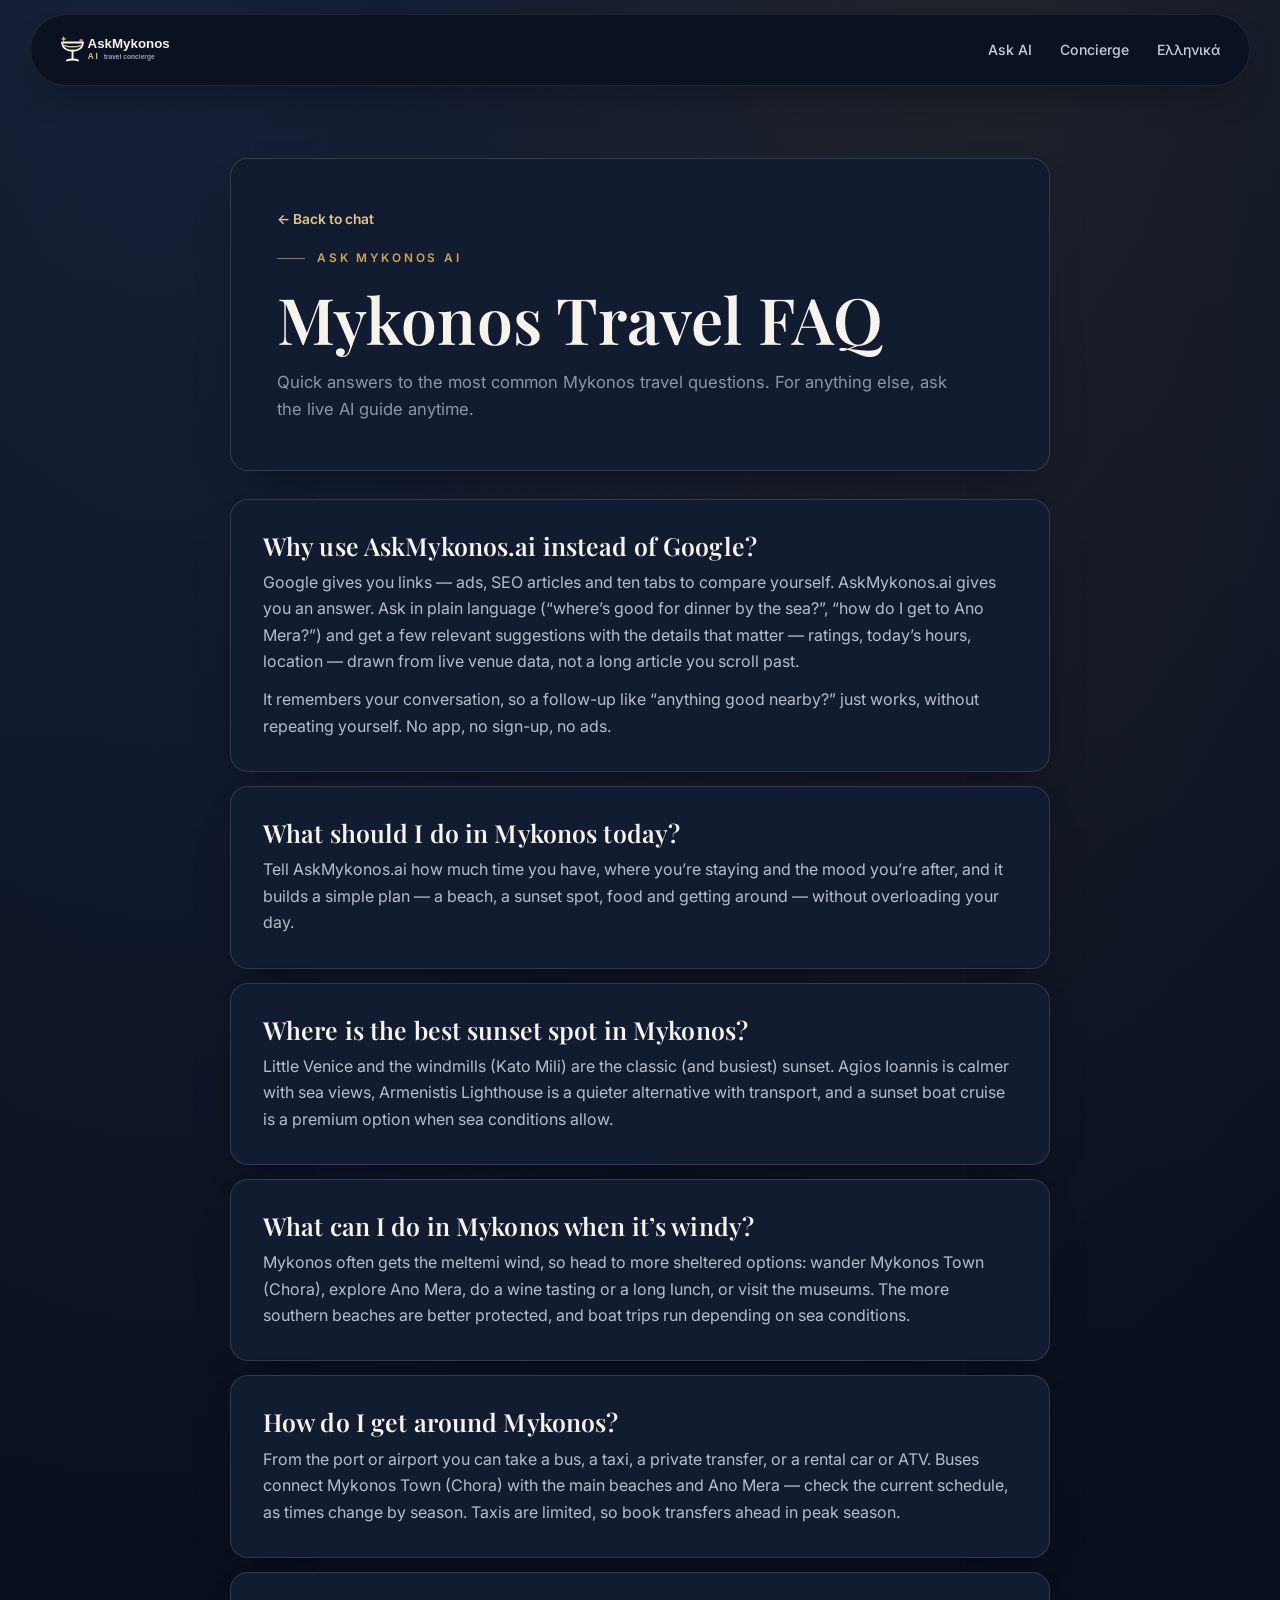
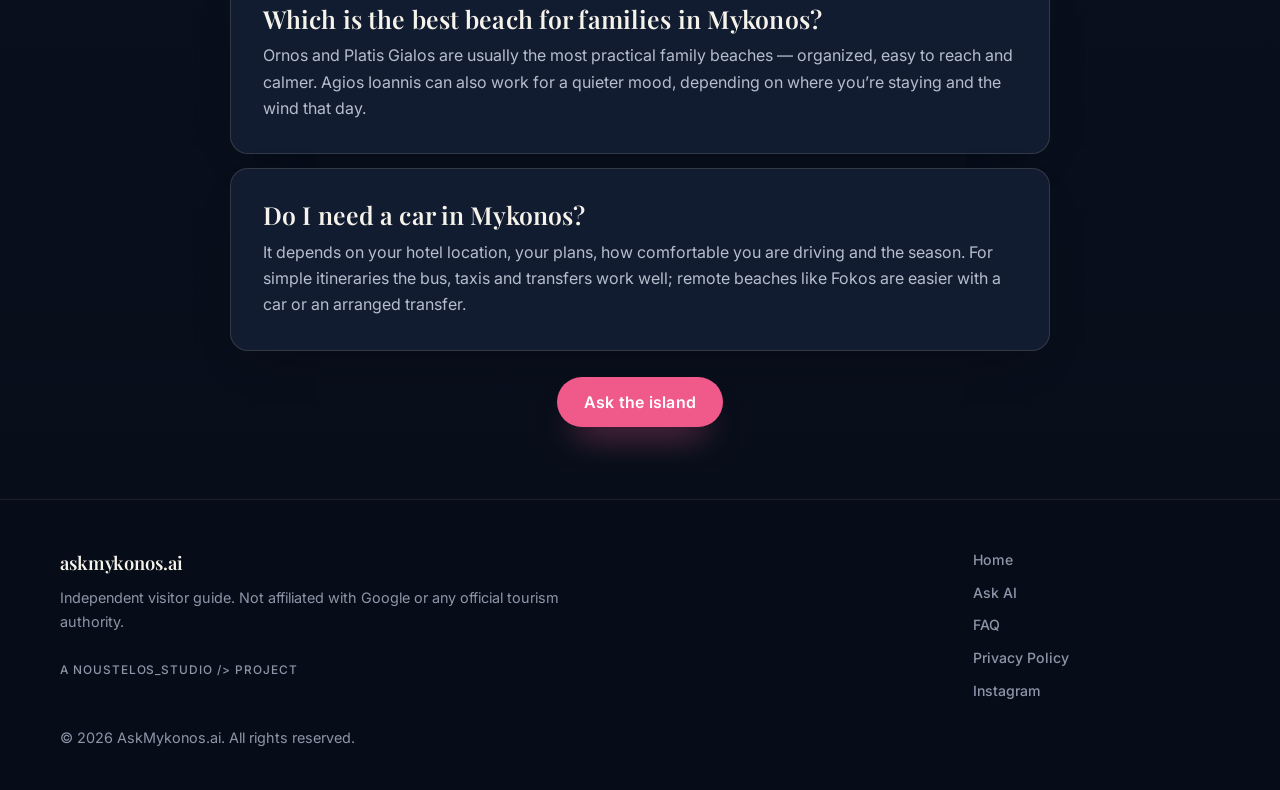
<file: faq.html>
<!DOCTYPE html>
<html lang="en">
  <head>
    <meta charset="utf-8">
    <meta name="viewport" content="width=device-width, initial-scale=1">
    <title>Mykonos Travel FAQ | Ask Mykonos AI</title>
    <meta name="description" content="Quick answers to the most common Mykonos travel questions: sunsets, windy days, beaches, getting around and whether you need a car. For anything else, ask the live AI guide.">
    <meta name="robots" content="index, follow">
    <link rel="canonical" href="https://askmykonos.ai/faq.html">
    <link rel="alternate" hreflang="en" href="https://askmykonos.ai/faq.html">
    <link rel="alternate" hreflang="el" href="https://askmykonos.ai/faq-el.html">
    <link rel="alternate" hreflang="x-default" href="https://askmykonos.ai/faq.html">
    <meta property="og:title" content="Mykonos Travel FAQ | Ask Mykonos AI">
    <meta property="og:description" content="Quick answers to the most common Mykonos travel questions. For anything else, ask the live AI guide anytime.">
    <meta property="og:url" content="https://askmykonos.ai/faq.html">
    <meta property="og:type" content="website">
    <meta property="og:site_name" content="Ask Mykonos AI">
    <meta property="og:locale" content="en_US">
    <meta property="og:image" content="https://askmykonos.ai/assets/social/ask-mykonos-og.png">
    <meta property="og:image:alt" content="Ask Mykonos AI logo on a light background">
    <meta property="og:image:width" content="1200">
    <meta property="og:image:height" content="630">
    <meta name="twitter:card" content="summary_large_image">
    <meta name="twitter:title" content="Mykonos Travel FAQ | Ask Mykonos AI">
    <meta name="twitter:description" content="Quick answers to the most common Mykonos travel questions. For anything else, ask the live AI guide anytime.">
    <meta name="twitter:image" content="https://askmykonos.ai/assets/social/ask-mykonos-og.png">
    <meta name="theme-color" content="#1E332A">
    <link rel="icon" href="assets/icons/favicon.svg" type="image/svg+xml">
    <link rel="preconnect" href="https://fonts.googleapis.com">
    <link rel="preconnect" href="https://fonts.gstatic.com" crossorigin>
    <link href="https://fonts.googleapis.com/css2?family=Inter:wght@400;500;600&family=Playfair+Display:ital,wght@0,500;0,600;0,700;1,500&display=swap" rel="stylesheet">
    <link rel="stylesheet" href="styles.css?v=dion10">
    <script type="application/ld+json">
      {
        "@context": "https://schema.org",
        "@type": "FAQPage",
        "inLanguage": "en",
        "mainEntity": [
          {
            "@type": "Question",
            "name": "Why use AskMykonos.ai instead of Google?",
            "acceptedAnswer": {
              "@type": "Answer",
              "text": "Google gives you links — ads, SEO articles and ten tabs to compare yourself. AskMykonos.ai gives you an answer. Ask in plain language and get a few relevant suggestions with the details that matter — ratings, today's hours, location — drawn from live venue data, not a long article you scroll past. It remembers your conversation, so a follow-up like \"anything good nearby?\" just works. No app, no sign-up, no ads."
            }
          },
          {
            "@type": "Question",
            "name": "What should I do in Mykonos today?",
            "acceptedAnswer": {
              "@type": "Answer",
              "text": "Tell AskMykonos.ai how much time you have, where you're staying and the mood you're after, and it builds a simple plan — a beach, a sunset spot, food and getting around — without overloading your day."
            }
          },
          {
            "@type": "Question",
            "name": "Where is the best sunset spot in Mykonos?",
            "acceptedAnswer": {
              "@type": "Answer",
              "text": "Little Venice and the windmills (Kato Mili) are the classic and busiest sunset. Agios Ioannis is calmer, Armenistis Lighthouse is a quieter alternative with transport, and a sunset boat cruise is a premium option when sea conditions allow."
            }
          },
          {
            "@type": "Question",
            "name": "What can I do in Mykonos when it’s windy?",
            "acceptedAnswer": {
              "@type": "Answer",
              "text": "Mykonos often gets the meltemi wind, so head to more sheltered options: wander Mykonos Town (Chora), explore Ano Mera, do a wine tasting or a long lunch, or visit the museums. The more southern beaches are better protected, and boat trips run depending on sea conditions."
            }
          },
          {
            "@type": "Question",
            "name": "How do I get around Mykonos?",
            "acceptedAnswer": {
              "@type": "Answer",
              "text": "From the port or airport you can take a bus, taxi, private transfer, or a rental car or ATV. Buses connect Mykonos Town (Chora) with the main beaches and Ano Mera — check the current schedule, as times change by season. Taxis are limited, so book transfers ahead in peak season."
            }
          },
          {
            "@type": "Question",
            "name": "Which is the best beach for families in Mykonos?",
            "acceptedAnswer": {
              "@type": "Answer",
              "text": "Ornos and Platis Gialos are usually the most practical family beaches — organized, easy to reach and calmer. Agios Ioannis can also work for a quieter mood, depending on where you're staying and the wind that day."
            }
          },
          {
            "@type": "Question",
            "name": "Do I need a car in Mykonos?",
            "acceptedAnswer": {
              "@type": "Answer",
              "text": "It depends on your hotel location, your plans, how comfortable you are driving and the season. For simple itineraries the bus, taxis and transfers work well; remote beaches like Fokos are easier with a car or an arranged transfer."
            }
          }
        ]
      }
    </script>
  </head>
  <body id="top" class="legal-page">
    <a class="skip-link" href="#main-content">Skip to main content</a>
    <header class="site-header">
      <a class="site-logo" href="index.html" aria-label="Ask Mykonos AI home">
        <picture>
          <img src="assets/brand/ask-mykonos-logo-night.svg" width="720" height="180" alt="Ask Mykonos AI">
        </picture>
      </a>
      <nav class="site-nav legal-nav" aria-label="FAQ navigation">
        <a href="index.html#ask-ai">Ask AI</a>
        <a href="index.html#concierge">Concierge</a>
        <a href="faq-el.html" hreflang="el" lang="el">Ελληνικά</a>
      </nav>
    </header>

    <main id="main-content">
      <article class="policy-page section-shell">
        <header class="policy-hero">
          <a class="faq-back" href="index.html#ask-ai">&larr; Back to chat</a>
          <p class="eyebrow">Ask Mykonos AI</p>
          <h1>Mykonos Travel FAQ</h1>
          <p>Quick answers to the most common Mykonos travel questions. For anything else, ask the live AI guide anytime.</p>
        </header>

        <div class="faq-content">
          <section class="faq-item">
            <h2>Why use AskMykonos.ai instead of Google?</h2>
            <p>Google gives you links — ads, SEO articles and ten tabs to compare yourself. AskMykonos.ai gives you an answer. Ask in plain language (“where’s good for dinner by the sea?”, “how do I get to Ano Mera?”) and get a few relevant suggestions with the details that matter — ratings, today’s hours, location — drawn from live venue data, not a long article you scroll past.</p>
            <p>It remembers your conversation, so a follow-up like “anything good nearby?” just works, without repeating yourself. No app, no sign-up, no ads.</p>
          </section>

          <section class="faq-item">
            <h2>What should I do in Mykonos today?</h2>
            <p>Tell AskMykonos.ai how much time you have, where you’re staying and the mood you’re after, and it builds a simple plan — a beach, a sunset spot, food and getting around — without overloading your day.</p>
          </section>

          <section class="faq-item">
            <h2>Where is the best sunset spot in Mykonos?</h2>
            <p>Little Venice and the windmills (Kato Mili) are the classic (and busiest) sunset. Agios Ioannis is calmer with sea views, Armenistis Lighthouse is a quieter alternative with transport, and a sunset boat cruise is a premium option when sea conditions allow.</p>
          </section>

          <section class="faq-item">
            <h2>What can I do in Mykonos when it’s windy?</h2>
            <p>Mykonos often gets the meltemi wind, so head to more sheltered options: wander Mykonos Town (Chora), explore Ano Mera, do a wine tasting or a long lunch, or visit the museums. The more southern beaches are better protected, and boat trips run depending on sea conditions.</p>
          </section>

          <section class="faq-item">
            <h2>How do I get around Mykonos?</h2>
            <p>From the port or airport you can take a bus, a taxi, a private transfer, or a rental car or ATV. Buses connect Mykonos Town (Chora) with the main beaches and Ano Mera — check the current schedule, as times change by season. Taxis are limited, so book transfers ahead in peak season.</p>
          </section>

          <section class="faq-item">
            <h2>Which is the best beach for families in Mykonos?</h2>
            <p>Ornos and Platis Gialos are usually the most practical family beaches — organized, easy to reach and calmer. Agios Ioannis can also work for a quieter mood, depending on where you’re staying and the wind that day.</p>
          </section>

          <section class="faq-item">
            <h2>Do I need a car in Mykonos?</h2>
            <p>It depends on your hotel location, your plans, how comfortable you are driving and the season. For simple itineraries the bus, taxis and transfers work well; remote beaches like Fokos are easier with a car or an arranged transfer.</p>
          </section>
        </div>

        <p class="faq-cta-line"><a class="button button-primary" href="index.html#ask-ai">Ask the island</a></p>
      </article>
    </main>

    <footer class="site-footer">
      <div class="footer-inner section-shell">
        <div class="footer-brand-group">
          <a class="footer-brand" href="index.html">askmykonos.ai</a>
          <p>Independent visitor guide. Not affiliated with Google or any official tourism authority.</p>
          <a class="footer-credit" href="https://noustelos.gr/#domains" target="_blank" rel="noopener">A NOUSTELOS_STUDIO /&gt; project</a>
        </div>
        <div class="footer-links">
          <a href="index.html">Home</a>
          <a href="index.html#ask-ai">Ask AI</a>
          <a href="faq.html">FAQ</a>
          <a href="privacy-policy.html">Privacy Policy</a>
          <a href="https://www.instagram.com/asksantoriniai/" target="_blank" rel="noopener noreferrer" aria-label="Visit Ask Mykonos AI on Instagram">Instagram</a>
        </div>
        <p class="footer-copyright">&copy; 2026 AskMykonos.ai. All rights reserved.</p>
      </div>
    </footer>
  </body>
</html>
</file>
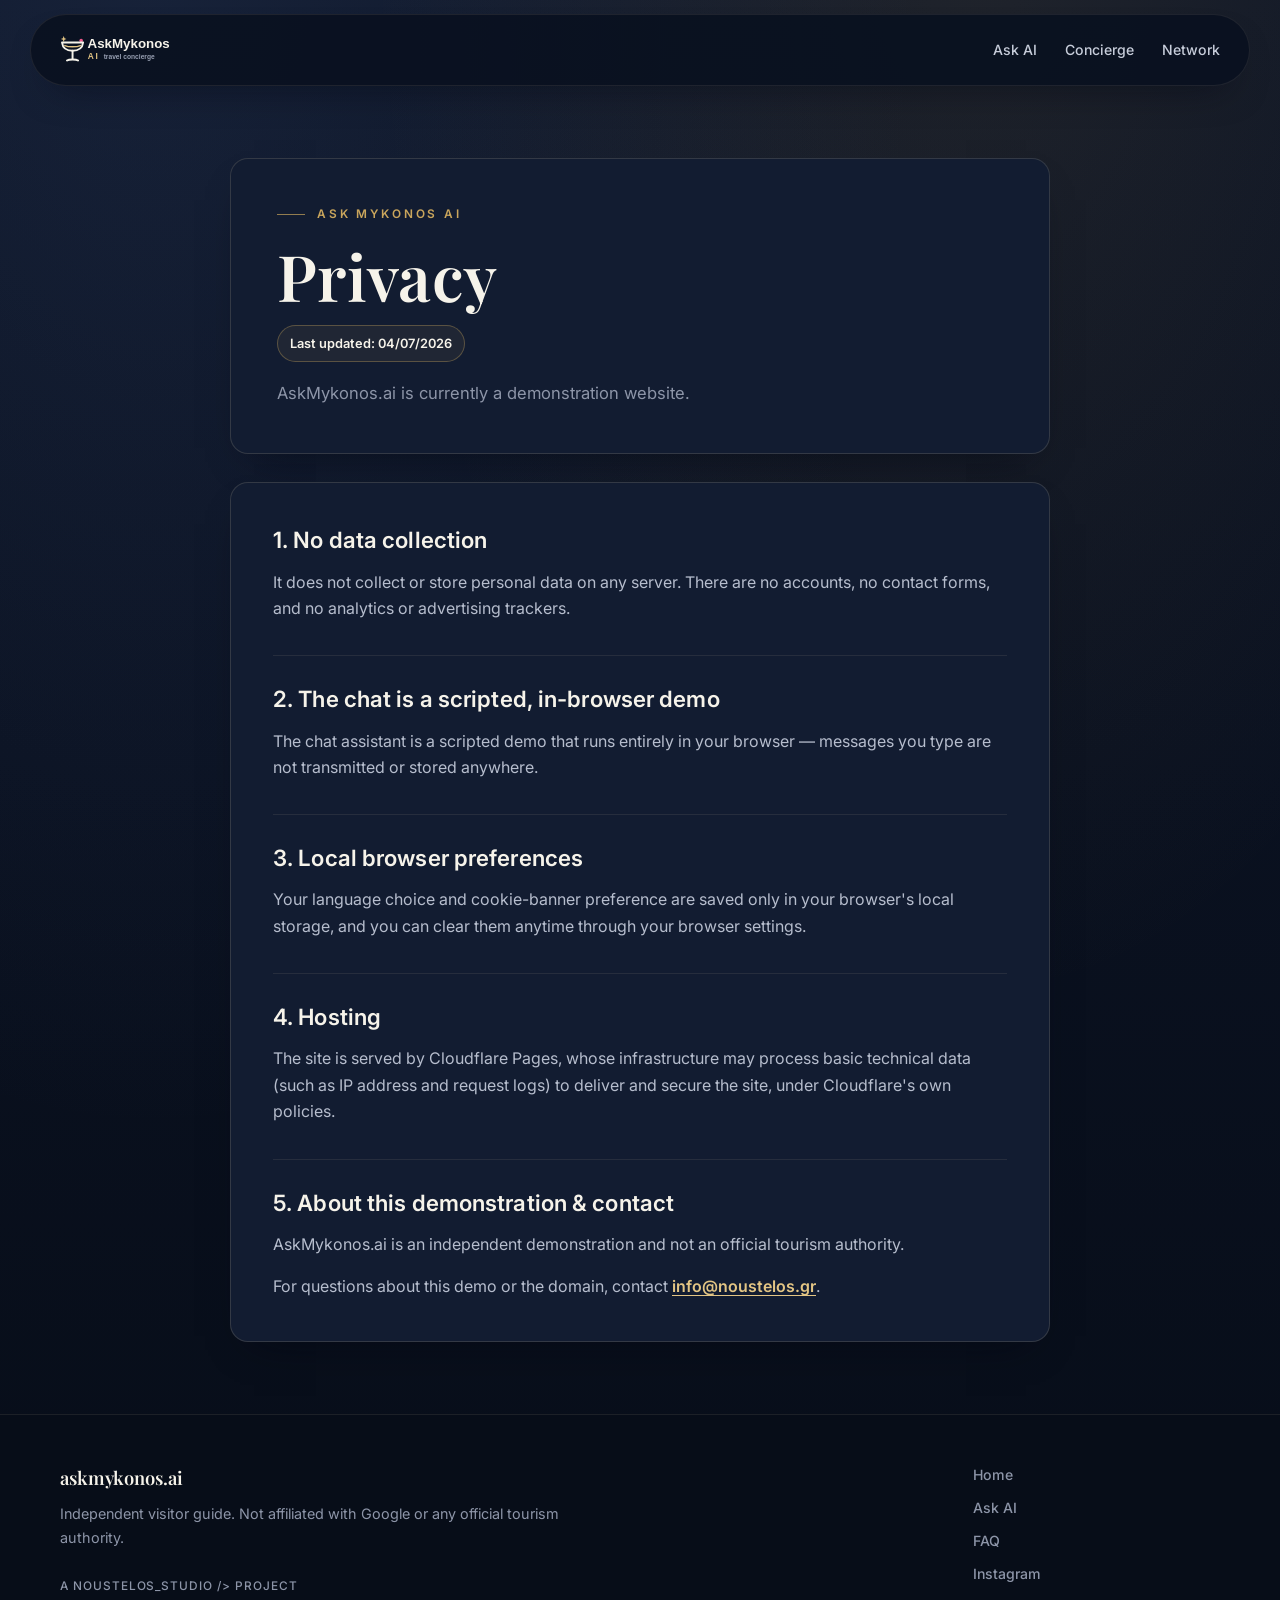
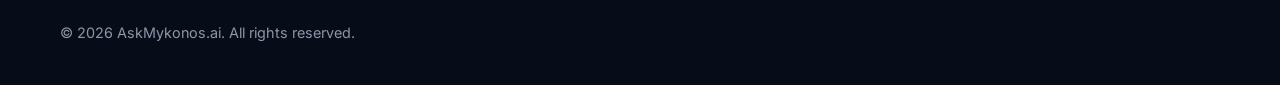
<file: privacy-policy.html>
<!DOCTYPE html>
<html lang="en">
  <head>
    <meta charset="utf-8">
    <meta name="viewport" content="width=device-width, initial-scale=1">
    <title>Privacy Policy | Ask Mykonos AI</title>
    <meta name="description" content="Privacy note for the AskMykonos.ai demonstration site: no data collection, a scripted in-browser chat demo, and local-only browser preferences.">
    <meta name="robots" content="index, follow">
    <link rel="canonical" href="https://askmykonos.ai/privacy-policy.html">
    <meta property="og:title" content="Privacy Policy | Ask Mykonos AI">
    <meta property="og:description" content="Privacy note for the AskMykonos.ai demonstration site: no data collection, a scripted in-browser chat demo, and local-only browser preferences.">
    <meta property="og:url" content="https://askmykonos.ai/privacy-policy.html">
    <meta property="og:type" content="website">
    <meta property="og:site_name" content="Ask Mykonos AI">
    <meta property="og:locale" content="en_US">
    <meta property="og:image" content="https://askmykonos.ai/assets/social/ask-mykonos-og.png">
    <meta property="og:image:alt" content="Ask Mykonos AI logo on a light background">
    <meta property="og:image:width" content="1200">
    <meta property="og:image:height" content="630">
    <meta name="twitter:card" content="summary_large_image">
    <meta name="twitter:title" content="Privacy Policy | Ask Mykonos AI">
    <meta name="twitter:description" content="Privacy note for the AskMykonos.ai demonstration site: no data collection, a scripted in-browser chat demo, and local-only browser preferences.">
    <meta name="twitter:image" content="https://askmykonos.ai/assets/social/ask-mykonos-og.png">
    <meta name="theme-color" content="#0A1120">
    <link rel="icon" href="assets/icons/favicon.svg" type="image/svg+xml">
    <link rel="preconnect" href="https://fonts.googleapis.com">
    <link rel="preconnect" href="https://fonts.gstatic.com" crossorigin>
    <link href="https://fonts.googleapis.com/css2?family=Inter:wght@400;500;600&family=Playfair+Display:ital,wght@0,500;0,600;0,700;1,500&display=swap" rel="stylesheet">
    <link rel="stylesheet" href="styles.css?v=dion10">
  </head>
  <body id="top" class="legal-page">
    <a class="skip-link" href="#main-content">Skip to main content</a>
    <header class="site-header">
      <a class="site-logo" href="index.html" aria-label="Ask Mykonos AI home">
        <picture>
          <img src="assets/brand/ask-mykonos-logo-night.svg" width="720" height="180" alt="Ask Mykonos AI">
        </picture>
      </a>
      <nav class="site-nav legal-nav" aria-label="Privacy navigation">
        <a href="index.html#ask-ai">Ask AI</a>
        <a href="index.html#concierge">Concierge</a>
        <a href="index.html#network">Network</a>
      </nav>
    </header>

    <main id="main-content">
      <article class="policy-page section-shell">
        <header class="policy-hero">
          <p class="eyebrow">ASK MYKONOS AI</p>
          <h1>Privacy</h1>
          <p class="policy-updated">Last updated: 04/07/2026</p>
          <p>AskMykonos.ai is currently a demonstration website.</p>
        </header>

        <div class="policy-content">
          <section>
            <h2>1. No data collection</h2>
            <p>It does not collect or store personal data on any server. There are no accounts, no contact forms, and no analytics or advertising trackers.</p>
          </section>

          <section>
            <h2>2. The chat is a scripted, in-browser demo</h2>
            <p>The chat assistant is a scripted demo that runs entirely in your browser — messages you type are not transmitted or stored anywhere.</p>
          </section>

          <section>
            <h2>3. Local browser preferences</h2>
            <p>Your language choice and cookie-banner preference are saved only in your browser's local storage, and you can clear them anytime through your browser settings.</p>
          </section>

          <section>
            <h2>4. Hosting</h2>
            <p>The site is served by Cloudflare Pages, whose infrastructure may process basic technical data (such as IP address and request logs) to deliver and secure the site, under Cloudflare's own policies.</p>
          </section>

          <section>
            <h2>5. About this demonstration &amp; contact</h2>
            <p>AskMykonos.ai is an independent demonstration and not an official tourism authority.</p>
            <p>For questions about this demo or the domain, contact <a href="mailto:info@noustelos.gr">info@noustelos.gr</a>.</p>
          </section>
        </div>
      </article>
    </main>

    <footer class="site-footer">
      <div class="footer-inner section-shell">
        <div class="footer-brand-group">
          <a class="footer-brand" href="index.html">askmykonos.ai</a>
          <p>Independent visitor guide. Not affiliated with Google or any official tourism authority.</p>
          <a class="footer-credit" href="https://noustelos.gr/#domains" target="_blank" rel="noopener">A NOUSTELOS_STUDIO /&gt; project</a>
        </div>
        <div class="footer-links">
          <a href="index.html">Home</a>
          <a href="index.html#ask-ai">Ask AI</a>
          <a href="faq.html" hreflang="en" lang="en">FAQ</a>
          <a href="https://www.instagram.com/asksantoriniai/" target="_blank" rel="noopener noreferrer" aria-label="Visit Ask Mykonos AI on Instagram">Instagram</a>
        </div>
        <p class="footer-copyright">&copy; 2026 AskMykonos.ai. All rights reserved.</p>
      </div>
    </footer>
  </body>
</html>
</file>
<file: styles.css>
/* ==========================================================================
   AskMykonos.ai — "Mykonos by Night" design system
   Palette: deep Aegean night, moonlit whitewash, gold, one bougainvillea
   accent reserved for CTAs. Glamour, theatrical, luxe — never neon-grid.
   Perf note: no backdrop-filter / filter blur anywhere (2017-MacBook floor).
   ========================================================================== */

:root {
  /* Night canvas */
  --midnight: #0a1120;
  --harbor: #0e1728;
  --card: #121c31;
  --card-deep: #0c1424;

  /* Whitewash (Mykonos white, glowing in the dark) */
  --whitewash: #f6f3ea;
  --foam: #c7cdda;
  --muted: #8d95a8;

  /* Gold luxury */
  --gold: #c9a55c;
  --gold-bright: #e3c584;
  --gold-deep: #97753a;

  /* Electric accent — bougainvillea. Rare on purpose: CTAs + hero spark only. */
  --bloom: #ef5a8b;
  --bloom-deep: #d13d70;

  /* Structure */
  --line: rgba(214, 199, 164, 0.17);
  --line-soft: rgba(214, 199, 164, 0.1);
  --line-light: rgba(246, 243, 234, 0.14);
  --shadow: 0 30px 60px -30px rgba(2, 6, 16, 0.9);
  --shadow-soft: 0 18px 40px -24px rgba(2, 6, 16, 0.75);
  --radius: 18px;
  --radius-small: 12px;
  --max-width: 1160px;
  --serif: "Playfair Display", "Georgia", serif;
  --sans: "Inter", ui-sans-serif, system-ui, -apple-system, "Segoe UI", sans-serif;

  /* Legacy aliases (kept so nothing breaks) */
  --linen: var(--midnight);
  --linen-deep: #070d18;
  --parchment: var(--card);
  --sand: #1b2846;
  --pine: var(--whitewash);
  --pine-soft: #ffffff;
  --text: var(--foam);
  --brass: var(--gold);
  --brass-soft: var(--gold-bright);
  --olive: #7fd3a6;
  --clay: #e0705c;
  --bg: var(--midnight);
  --bg-soft: var(--harbor);
  --surface: var(--card);
  --surface-soft: var(--sand);
  --navy: var(--whitewash);
  --teal: var(--olive);
  --terracotta: var(--clay);
  --apricot: var(--gold-bright);
}

* {
  box-sizing: border-box;
}

html {
  scroll-behavior: smooth;
  overflow-x: hidden;
}

body {
  margin: 0;
  background:
    radial-gradient(ellipse at 76% -6%, rgba(201, 165, 92, 0.1), transparent 44%),
    radial-gradient(ellipse at 12% -2%, rgba(74, 100, 155, 0.16), transparent 48%),
    linear-gradient(180deg, #0d1526 0%, var(--midnight) 45%, #070d18 100%);
  color: var(--foam);
  font-family: var(--sans);
  font-size: 16px;
  line-height: 1.65;
  overflow-x: hidden;
  -webkit-font-smoothing: antialiased;
}

body.modal-open {
  overflow: hidden;
}

::selection {
  background: rgba(201, 165, 92, 0.35);
}

a {
  color: inherit;
  text-decoration: none;
}

button,
input {
  font: inherit;
}

button {
  cursor: pointer;
}

img {
  max-width: 100%;
  height: auto;
}

/* --------------------------------------------------------------------------
   Typography
   -------------------------------------------------------------------------- */

h1,
h2,
h3,
p {
  margin-top: 0;
}

h1,
h2,
h3 {
  color: var(--whitewash);
  font-family: var(--serif);
  font-weight: 600;
  letter-spacing: 0.005em;
  line-height: 1.1;
}

h1 {
  max-width: 720px;
  margin-bottom: 22px;
  font-size: clamp(2.7rem, 5.4vw, 4.5rem);
  text-wrap: balance;
}

h2 {
  margin-bottom: 18px;
  font-size: clamp(1.95rem, 3.6vw, 3.05rem);
  text-wrap: balance;
}

h3 {
  line-height: 1.25;
}

.eyebrow {
  display: flex;
  align-items: center;
  gap: 12px;
  margin: 0 0 16px;
  color: var(--gold);
  font-size: 0.74rem;
  font-weight: 600;
  letter-spacing: 0.24em;
  text-transform: uppercase;
}

.eyebrow::before {
  content: "";
  width: 28px;
  height: 1px;
  flex: 0 0 auto;
  background: currentColor;
  opacity: 0.7;
}

/* --------------------------------------------------------------------------
   Shell & helpers
   -------------------------------------------------------------------------- */

.section-shell {
  width: min(calc(100% - 40px), var(--max-width));
  margin: 0 auto;
}

.skip-link {
  position: fixed;
  top: 12px;
  left: 12px;
  z-index: 100;
  padding: 10px 16px;
  border-radius: 999px;
  background: var(--whitewash);
  color: var(--midnight);
  font-weight: 600;
  transform: translateY(-150%);
  transition: transform 180ms ease;
}

.skip-link:focus {
  transform: translateY(0);
}

.seo-context {
  padding: 40px 16px;
}

.seo-context-inner {
  max-width: 720px;
  margin: 0 auto;
  text-align: center;
}

.seo-context h2 {
  font-size: 1.05rem;
  color: var(--whitewash);
  margin-bottom: 10px;
}

.seo-context p {
  font-size: 0.85rem;
  line-height: 1.7;
  color: var(--muted);
}

/* --------------------------------------------------------------------------
   Acquisition banner
   -------------------------------------------------------------------------- */

.acquisition-banner {
  display: flex;
  justify-content: center;
  padding: 12px 16px 0;
}

.acquisition-banner a {
  display: inline-flex;
  align-items: center;
  gap: 10px;
  max-width: 100%;
  padding: 8px 18px;
  border: 1px solid rgba(239, 90, 139, 0.45);
  border-radius: 999px;
  background: rgba(239, 90, 139, 0.1);
  color: var(--foam);
  font-size: 0.78rem;
  font-weight: 600;
  letter-spacing: 0.02em;
  line-height: 1.35;
  text-align: center;
  transition: border-color 160ms ease, background 160ms ease;
}

.acquisition-banner a:hover {
  border-color: rgba(239, 90, 139, 0.75);
  background: rgba(239, 90, 139, 0.16);
}

.acquisition-banner-slogan {
  margin: 8px 16px 0;
  text-align: center;
  color: var(--gold);
  font-family: var(--serif, Georgia, serif);
  font-size: 0.9rem;
  font-style: italic;
  line-height: 1.4;
}

.acquisition-dot {
  width: 6px;
  height: 6px;
  flex: 0 0 auto;
  border-radius: 50%;
  background: var(--bloom);
}

.acquisition-cta {
  color: #f78fb2;
  white-space: nowrap;
}

/* --------------------------------------------------------------------------
   Header
   -------------------------------------------------------------------------- */

.site-header {
  position: sticky;
  top: 0;
  z-index: 1000;
  display: flex;
  align-items: center;
  justify-content: space-between;
  gap: 20px;
  width: min(calc(100% - 24px), 1220px);
  margin: 14px auto 0;
  padding: 10px 16px;
  border: 1px solid var(--line-soft);
  border-radius: 999px;
  background: rgba(10, 17, 32, 0.94);
  box-shadow: var(--shadow-soft);
}

.site-logo,
.site-nav,
.hero-actions,
.footer-links {
  display: flex;
  align-items: center;
}

.site-logo {
  flex-shrink: 0;
}

.site-logo picture,
.site-logo img {
  display: block;
}

.site-logo img {
  width: auto;
  height: 50px;
  max-width: 260px;
  object-fit: contain;
}

.site-nav {
  gap: 2px;
}

.site-nav a {
  padding: 10px 13px;
  border-radius: 999px;
  color: var(--foam);
  font-size: 0.88rem;
  font-weight: 500;
  transition: color 160ms ease, background 160ms ease;
}

.site-nav a:hover {
  color: var(--whitewash);
  background: rgba(246, 243, 234, 0.07);
}

.site-nav .nav-cta {
  margin-left: 8px;
  background: var(--bloom);
  color: #ffffff;
  font-weight: 600;
  box-shadow: 0 14px 26px -14px rgba(239, 90, 139, 0.65);
}

.site-nav .nav-cta:hover {
  background: var(--bloom-deep);
  color: #ffffff;
}

.mobile-social-link {
  display: none;
}

.language-toggle {
  display: inline-flex;
  align-items: center;
  gap: 2px;
  margin-left: 8px;
  padding: 3px;
  border: 1px solid var(--line);
  border-radius: 999px;
  background: rgba(246, 243, 234, 0.05);
  color: var(--muted);
  font-size: 0.76rem;
  font-weight: 600;
  line-height: 1;
}

.language-toggle span {
  opacity: 0.4;
}

.language-toggle button {
  min-width: 34px;
  min-height: 30px;
  padding: 7px 9px;
  border: 0;
  border-radius: 999px;
  background: transparent;
  color: inherit;
  font-size: inherit;
  font-weight: inherit;
  line-height: 1;
}

.language-toggle button[aria-pressed="true"] {
  background: var(--whitewash);
  color: var(--midnight);
}

.menu-toggle {
  display: none;
}

/* --------------------------------------------------------------------------
   Buttons
   -------------------------------------------------------------------------- */

.button {
  display: inline-flex;
  align-items: center;
  justify-content: center;
  min-height: 50px;
  padding: 14px 26px;
  border: 1px solid transparent;
  border-radius: 999px;
  font-weight: 600;
  letter-spacing: 0.015em;
  line-height: 1;
  transition: transform 180ms ease, border-color 180ms ease, background 180ms ease,
    color 180ms ease, box-shadow 180ms ease;
}

.button:hover {
  transform: translateY(-2px);
}

.button-primary {
  background: var(--bloom);
  color: #ffffff;
  box-shadow: 0 22px 34px -18px rgba(239, 90, 139, 0.7);
}

.button-primary:hover {
  background: var(--bloom-deep);
}

.button-secondary {
  border-color: rgba(201, 165, 92, 0.5);
  background: transparent;
  color: var(--whitewash);
}

.button-secondary:hover {
  border-color: var(--gold);
  background: rgba(201, 165, 92, 0.1);
}

/* --------------------------------------------------------------------------
   Hero
   -------------------------------------------------------------------------- */

.hero {
  position: relative;
  display: grid;
  grid-template-columns: minmax(0, 1fr) minmax(340px, 0.88fr);
  gap: clamp(32px, 5vw, 68px);
  align-items: center;
  min-height: calc(100vh - 120px);
  padding: 72px 0 64px;
}

/* Scattered stars — one static paint, no animation */
.hero::before {
  content: "";
  position: absolute;
  inset: 0;
  z-index: -2;
  pointer-events: none;
  background:
    radial-gradient(circle 1.2px at 9% 16%, rgba(246, 243, 234, 0.8) 0 1.2px, transparent 2px),
    radial-gradient(circle 1px at 24% 7%, rgba(227, 197, 132, 0.8) 0 1px, transparent 1.8px),
    radial-gradient(circle 1px at 43% 21%, rgba(246, 243, 234, 0.55) 0 1px, transparent 1.8px),
    radial-gradient(circle 1.4px at 62% 9%, rgba(246, 243, 234, 0.7) 0 1.4px, transparent 2.2px),
    radial-gradient(circle 1px at 81% 27%, rgba(227, 197, 132, 0.7) 0 1px, transparent 1.8px),
    radial-gradient(circle 1px at 93% 12%, rgba(246, 243, 234, 0.6) 0 1px, transparent 1.8px),
    radial-gradient(circle 1px at 15% 58%, rgba(246, 243, 234, 0.4) 0 1px, transparent 1.8px),
    radial-gradient(circle 1.2px at 52% 44%, rgba(246, 243, 234, 0.35) 0 1.2px, transparent 2px);
  background-repeat: no-repeat;
}

/* Moon halo behind the night scene — pure gradient, no blur filter */
.hero::after {
  content: "";
  position: absolute;
  top: 20px;
  right: min(4vw, 60px);
  z-index: -1;
  width: min(480px, 60vw);
  height: min(480px, 60vw);
  border-radius: 50%;
  background: radial-gradient(circle,
    rgba(246, 243, 234, 0.09) 0 16%,
    rgba(201, 165, 92, 0.07) 30% 46%,
    transparent 68%);
  pointer-events: none;
}

/* Signature: moonlit windmill line-art */
.hero-scene {
  position: absolute;
  top: -26px;
  right: min(2vw, 36px);
  z-index: -1;
  width: min(560px, 58vw);
  opacity: 0.95;
  pointer-events: none;
}

.hero-scene svg {
  display: block;
  width: 100%;
  height: auto;
}

.hero-copy,
.chat-card,
.questions-experience > *,
.step-card,
.tour-card,
.partners-panel > *,
.network-panel > *,
.footer-inner > * {
  min-width: 0;
}

.hero-title-link {
  color: inherit;
}

.hero h1::after {
  content: "";
  display: block;
  width: 96px;
  height: 9px;
  margin-top: 24px;
  background:
    radial-gradient(circle at 50% 50%, var(--bloom) 0 2.5px, transparent 3.5px),
    linear-gradient(90deg, rgba(201, 165, 92, 0.6) 0 40%, transparent 40% 60%, rgba(201, 165, 92, 0.6) 60% 100%);
  background-size: 100% 100%, 100% 1px;
  background-position: center, center;
  background-repeat: no-repeat;
}

.hero-subtitle {
  max-width: 600px;
  margin-bottom: 26px;
  color: #aab2c4;
  font-size: clamp(1.06rem, 2vw, 1.28rem);
  line-height: 1.6;
}

.hero-value-strip {
  display: inline-flex;
  align-items: center;
  justify-content: center;
  width: fit-content;
  max-width: 100%;
  margin: 0 0 26px;
  padding: 0.8rem 1.35rem;
  border: 1px solid rgba(201, 165, 92, 0.4);
  border-radius: 999px;
  background: rgba(18, 28, 49, 0.65);
  color: var(--whitewash);
  font-family: var(--serif);
  font-size: clamp(1rem, 1.5vw, 1.12rem);
  font-style: italic;
  font-weight: 500;
  letter-spacing: 0.01em;
  line-height: 1.3;
  text-align: center;
}

.hero-value-strip::before,
.hero-value-strip::after {
  content: "✦";
  flex: 0 0 auto;
  color: var(--gold-bright);
  font-size: 0.72em;
  font-style: normal;
}

.hero-value-strip::before {
  margin-right: 0.7rem;
}

.hero-value-strip::after {
  margin-left: 0.7rem;
}

.hero-actions {
  flex-wrap: wrap;
  gap: 12px;
}

/* --------------------------------------------------------------------------
   Chat card
   -------------------------------------------------------------------------- */

.chat-card {
  position: relative;
  /* Pinned below the windmill scene (not vertically centered): the card's
     height varies with language/conversation, and centering let it swallow
     the hero signature on shorter viewports. Growth now goes downward. */
  align-self: start;
  margin-top: 215px;
  padding: clamp(22px, 3vw, 30px);
  border: 1px solid var(--line);
  border-radius: 24px;
  background: linear-gradient(165deg, #17233d 0%, #0f1930 100%);
  box-shadow: var(--shadow);
}

.chat-card::before {
  content: "";
  position: absolute;
  inset: 10px;
  border: 1px solid rgba(201, 165, 92, 0.24);
  border-radius: 16px;
  pointer-events: none;
}

.chat-card > * {
  position: relative;
  z-index: 1;
}

.chat-card-top {
  display: flex;
  align-items: center;
  gap: 9px;
  margin-bottom: 8px;
  color: var(--gold-bright);
  font-size: 0.8rem;
  font-weight: 600;
  letter-spacing: 0.14em;
  text-transform: uppercase;
  white-space: nowrap;
}

.demo-badge {
  display: inline-flex;
  align-items: center;
  margin-left: auto;
  padding: 4px 10px;
  border: 1px solid rgba(239, 90, 139, 0.45);
  border-radius: 999px;
  background: rgba(239, 90, 139, 0.12);
  color: #f78fb2;
  font-size: 0.6rem;
  font-weight: 600;
  letter-spacing: 0.14em;
  line-height: 1;
  text-transform: uppercase;
  white-space: nowrap;
}

.status-dot,
.preview-status-dot {
  position: relative;
  width: 9px;
  height: 9px;
  flex: 0 0 auto;
  border-radius: 999px;
  background: var(--bloom);
  box-shadow: 0 0 0 3px rgba(239, 90, 139, 0.18);
}

.status-dot::after,
.preview-status-dot::after {
  content: "";
  position: absolute;
  inset: -6px;
  border: 1px solid rgba(239, 90, 139, 0.45);
  border-radius: inherit;
  opacity: 0;
  transform: scale(0.75);
  animation: livePulse 2.6s ease-out infinite;
}

@keyframes livePulse {
  0% {
    opacity: 0.5;
    transform: scale(0.75);
  }

  70%,
  100% {
    opacity: 0;
    transform: scale(1.7);
  }
}

.chat-instruction-line {
  margin: 0 0 10px;
  color: var(--muted);
  font-size: 0.88rem;
  line-height: 1.4;
}

.chat-language-note {
  display: inline-flex;
  align-items: center;
  gap: 8px;
  width: fit-content;
  max-width: 100%;
  margin: 0 0 18px;
  padding: 6px 12px;
  border: 1px solid rgba(201, 165, 92, 0.3);
  border-radius: 999px;
  background: rgba(201, 165, 92, 0.08);
  color: #d9cfb4;
  font-size: 0.78rem;
  font-weight: 500;
  line-height: 1.35;
}

.chat-language-note::before {
  content: "";
  width: 6px;
  height: 6px;
  flex: 0 0 auto;
  border-radius: 50%;
  background: var(--gold);
}

.chat-thread {
  display: grid;
  gap: 12px;
}

.chat-thread.chat-box {
  max-height: min(430px, 58vh);
  overflow-y: auto;
  padding: 2px;
  scroll-behavior: smooth;
}

.chat-empty-helper {
  justify-self: start;
  margin: 0;
  color: var(--muted);
  font-size: 0.78rem;
  font-weight: 500;
}

.chat-box .user-message,
.chat-box .bot-message {
  max-width: 92%;
  padding: 13px 16px;
  border-radius: 16px;
  font-size: 0.95rem;
  line-height: 1.5;
  overflow-wrap: anywhere;
  white-space: pre-wrap;
}

/* Bot speaks in night sea, visitor answers in whitewash */
.chat-box .bot-message {
  justify-self: start;
  border: 1px solid var(--line-soft);
  border-bottom-left-radius: 6px;
  background: #1c2946;
  color: var(--foam);
}

.chat-box .user-message {
  justify-self: end;
  border-bottom-right-radius: 6px;
  background: var(--whitewash);
  color: #101a2e;
}

.chat-box .bot-message.loading {
  color: var(--muted);
  font-style: italic;
}

/* Dion typing dots — opacity-only pulse, skipped entirely under
   prefers-reduced-motion (the JS goes straight to the reveal) */
.chat-box .bot-message.typing {
  display: inline-flex;
  align-items: center;
  gap: 5px;
  min-height: 0;
  padding: 15px 18px;
}

.typing-dot {
  width: 7px;
  height: 7px;
  border-radius: 50%;
  background: var(--gold-bright);
  opacity: 0.25;
  animation: dionTyping 900ms ease-in-out infinite;
}

.typing-dot:nth-child(2) {
  animation-delay: 150ms;
}

.typing-dot:nth-child(3) {
  animation-delay: 300ms;
}

@keyframes dionTyping {
  0%,
  100% {
    opacity: 0.25;
  }

  50% {
    opacity: 0.9;
  }
}

/* Word-by-word reveal — opacity only, cheap on old hardware. The reveal
   pacing itself is JS-driven, so it still plays under reduced motion
   (the per-word fade simply becomes instant). */
.chat-box .bot-message .reveal-word {
  opacity: 0;
  transition: opacity 180ms ease;
}

.chat-box .bot-message .reveal-word.is-visible {
  opacity: 1;
}

.chat-box .bot-message.error {
  border-color: rgba(224, 112, 92, 0.45);
  background: rgba(224, 112, 92, 0.12);
  color: #f0a08e;
}

.input-area {
  display: grid;
  grid-template-columns: minmax(0, 1fr) auto;
  gap: 8px;
  align-items: center;
  margin-top: 18px;
  padding: 6px;
  border: 1px solid var(--line);
  border-radius: 999px;
  background: var(--card-deep);
  box-shadow: var(--shadow-soft);
}

.input-area input {
  width: 100%;
  min-width: 0;
  height: 46px;
  padding: 0 18px;
  border: 0;
  border-radius: 999px;
  background: transparent;
  color: var(--whitewash);
  font-size: 0.95rem;
  outline: 0;
}

.input-area input::placeholder {
  color: rgba(246, 243, 234, 0.42);
  opacity: 1;
}

.input-area:focus-within {
  border-color: rgba(201, 165, 92, 0.6);
  box-shadow: 0 0 0 4px rgba(201, 165, 92, 0.16);
}

.input-area input:disabled {
  opacity: 0.7;
}

.send-btn {
  height: 46px;
  min-width: 86px;
  padding: 0 22px;
  border: 0;
  border-radius: 999px;
  background: var(--whitewash);
  color: var(--midnight);
  font-weight: 600;
  transition: transform 160ms ease, background 160ms ease, box-shadow 160ms ease, opacity 160ms ease;
}

.send-btn:hover {
  transform: translateY(-1px);
  background: #ffffff;
}

.send-btn:disabled {
  cursor: wait;
  opacity: 0.65;
  transform: none;
}

.chatbot-tech-note {
  margin: 14px 0 0;
  color: var(--muted);
  font-size: 0.76rem;
  text-align: center;
}

.chat-ai-attribution {
  color: var(--muted);
  font-size: 0.74rem;
  line-height: 1.4;
}

.chat-ai-attribution a {
  color: var(--gold-bright);
  font-weight: 600;
}

/* --------------------------------------------------------------------------
   Sections — shared
   -------------------------------------------------------------------------- */

.questions-section,
.how-section,
.tours-section,
.concierge-section,
.partners-section,
.network-section,
.revenue-section {
  padding: 76px 0;
}

section[id] {
  scroll-margin-top: 100px;
}

#ask-ai {
  scroll-margin-top: 110px;
}

.section-heading {
  max-width: 720px;
  margin-bottom: 34px;
}

.section-heading.compact {
  margin-bottom: 24px;
}

.section-heading p,
.split-heading > p,
.concierge-card p,
.partners-panel p {
  color: var(--muted);
}

.split-heading {
  display: grid;
  grid-template-columns: minmax(0, 0.95fr) minmax(280px, 0.7fr);
  gap: 30px;
  align-items: end;
  max-width: none;
  margin-bottom: 34px;
}

.split-heading h2 {
  margin-bottom: 0;
}

.split-heading > p {
  margin-bottom: 6px;
}

/* --------------------------------------------------------------------------
   Questions & answer preview
   -------------------------------------------------------------------------- */

.questions-experience {
  display: grid;
  grid-template-columns: minmax(0, 1.1fr) minmax(380px, 0.9fr);
  gap: 20px;
  align-items: start;
}

.starter-line {
  grid-column: 1 / -1;
  margin: 0 0 4px;
  color: var(--muted);
  font-size: 0.82rem;
  font-weight: 600;
  letter-spacing: 0.1em;
  text-transform: uppercase;
}

.question-grid {
  display: grid;
  grid-template-columns: repeat(2, minmax(0, 1fr));
  gap: 12px;
}

.question-card {
  position: relative;
  display: grid;
  grid-template-columns: 40px minmax(0, 1fr);
  align-items: center;
  gap: 14px;
  min-height: 84px;
  padding: 16px 40px 16px 16px;
  border: 1px solid var(--line);
  border-radius: var(--radius-small);
  background: var(--card);
  color: var(--whitewash);
  font-weight: 600;
  text-align: left;
  box-shadow: none;
  transition: transform 180ms ease, border-color 180ms ease, box-shadow 180ms ease, background 180ms ease;
}

.question-card > span[aria-hidden] {
  display: inline-grid;
  place-items: center;
  width: 38px;
  height: 38px;
  border: 1px solid rgba(201, 165, 92, 0.4);
  border-radius: 50%;
  background: rgba(201, 165, 92, 0.08);
  color: var(--gold-bright);
  font-size: 1rem;
  line-height: 1;
}

.question-card [data-question-text] {
  min-width: 0;
  line-height: 1.3;
}

.question-card::after {
  content: "↗";
  position: absolute;
  top: 14px;
  right: 16px;
  color: var(--gold-bright);
  font-size: 0.82rem;
  font-weight: 600;
  line-height: 1;
  opacity: 0.55;
  transition: transform 180ms ease, opacity 180ms ease;
}

.question-card:hover,
.question-card.is-active {
  transform: translateY(-2px);
  border-color: rgba(201, 165, 92, 0.55);
  box-shadow: var(--shadow-soft);
}

.question-card:hover::after,
.question-card.is-active::after {
  opacity: 1;
  transform: translate(1px, -1px);
}

.question-card.is-active {
  background: #182642;
  box-shadow: inset 0 0 0 1px rgba(201, 165, 92, 0.35), var(--shadow-soft);
}

.question-card.is-active > span[aria-hidden] {
  background: var(--gold);
  border-color: var(--gold);
  color: var(--midnight);
}

.answer-preview {
  position: sticky;
  top: 100px;
  overflow: hidden;
  padding: 26px;
  border: 1px solid var(--line);
  border-radius: var(--radius);
  background: var(--card);
  box-shadow: var(--shadow-soft);
}

/* The one gold→bougainvillea gradient on the page */
.answer-preview::before {
  content: "";
  position: absolute;
  inset: 0 0 auto;
  height: 3px;
  background: linear-gradient(90deg, var(--gold), rgba(239, 90, 139, 0.7));
}

.preview-topline,
.preview-footer {
  display: flex;
  align-items: center;
  justify-content: space-between;
  gap: 14px;
}

.preview-label {
  margin-bottom: 0;
  color: var(--whitewash);
  font-size: 0.74rem;
  font-weight: 600;
  letter-spacing: 0.14em;
  text-transform: uppercase;
}

.preview-status {
  display: inline-flex;
  align-items: center;
  gap: 0.5rem;
  color: var(--whitewash);
  white-space: nowrap;
}

.preview-topline > span {
  padding: 6px 10px;
  border: 1px solid rgba(127, 211, 166, 0.35);
  border-radius: 999px;
  background: rgba(127, 211, 166, 0.08);
  color: #a5dfc0;
  font-size: 0.7rem;
  font-weight: 600;
  letter-spacing: 0.06em;
  text-transform: uppercase;
}

.preview-question-row {
  margin: 22px 0 14px;
  padding-bottom: 16px;
  border-bottom: 1px solid var(--line-soft);
}

.preview-question-row span {
  display: block;
  margin-bottom: 8px;
  color: var(--muted);
  font-size: 0.72rem;
  font-weight: 600;
  letter-spacing: 0.14em;
  text-transform: uppercase;
}

.answer-preview h3 {
  margin-bottom: 0;
  font-size: 1.28rem;
}

.answer-preview #preview-answer {
  margin-bottom: 18px;
  color: #b6bdcd;
  font-size: 1rem;
}

.preview-value-reinforce {
  margin: 0 0 18px;
  color: var(--gold-bright);
  font-family: var(--serif);
  font-size: 1rem;
  font-style: italic;
}

.preview-actions {
  display: flex;
  flex-wrap: wrap;
  gap: 8px;
  margin-bottom: 20px;
}

.preview-actions a {
  display: inline-flex;
  align-items: center;
  min-height: 34px;
  padding: 8px 13px;
  border: 1px solid var(--line);
  border-radius: 999px;
  background: transparent;
  color: var(--whitewash);
  font-size: 0.78rem;
  font-weight: 600;
  transition: border-color 180ms ease, background 180ms ease;
}

.preview-actions a:hover {
  border-color: rgba(201, 165, 92, 0.55);
  background: rgba(201, 165, 92, 0.08);
}

.preview-footer {
  padding-top: 16px;
  border-top: 1px solid var(--line-soft);
  color: var(--muted);
  font-size: 0.86rem;
}

.preview-footer a {
  color: var(--gold-bright);
  font-weight: 600;
}

.preview-footer a:hover {
  text-decoration: underline;
  text-underline-offset: 3px;
}

/* --------------------------------------------------------------------------
   How it works
   -------------------------------------------------------------------------- */

.steps-grid,
.tour-grid,
.concierge-grid {
  display: grid;
  gap: 16px;
}

.steps-grid {
  grid-template-columns: repeat(3, minmax(0, 1fr));
}

.step-card,
.tour-card {
  padding: 26px;
  border: 1px solid var(--line);
  border-radius: var(--radius);
  background: var(--card);
  box-shadow: none;
}

.step-card span {
  display: inline-flex;
  align-items: center;
  justify-content: center;
  width: 38px;
  height: 38px;
  margin-bottom: 26px;
  border: 1px solid rgba(201, 165, 92, 0.45);
  border-radius: 50%;
  color: var(--gold-bright);
  font-family: var(--serif);
  font-size: 1.05rem;
  font-weight: 600;
}

.step-card h3,
.tour-card h3 {
  margin-bottom: 10px;
  font-size: 1.16rem;
}

.step-card p,
.tour-card p {
  margin-bottom: 0;
  color: var(--muted);
  font-size: 0.93rem;
}

/* --------------------------------------------------------------------------
   Tours
   -------------------------------------------------------------------------- */

.tour-grid {
  grid-template-columns: repeat(4, minmax(0, 1fr));
}

.tour-card {
  position: relative;
  display: flex;
  flex-direction: column;
  justify-content: space-between;
  min-height: 230px;
  overflow: hidden;
  transition: transform 180ms ease, border-color 180ms ease, box-shadow 180ms ease;
}

.tour-card::before {
  content: "";
  position: absolute;
  right: -46px;
  bottom: -66px;
  width: 140px;
  height: 140px;
  border: 1px solid rgba(201, 165, 92, 0.18);
  border-radius: 50%;
  pointer-events: none;
}

.tour-card:hover {
  transform: translateY(-3px);
  border-color: rgba(201, 165, 92, 0.5);
  box-shadow: var(--shadow-soft);
}

.tour-label {
  display: inline-flex;
  align-items: center;
  width: fit-content;
  margin-bottom: 24px;
  padding: 6px 11px;
  border: 1px solid rgba(201, 165, 92, 0.4);
  border-radius: 999px;
  background: rgba(201, 165, 92, 0.07);
  color: var(--gold-bright);
  font-size: 0.68rem;
  font-weight: 600;
  letter-spacing: 0.12em;
  text-transform: uppercase;
}

.tour-status {
  position: relative;
  z-index: 1;
  display: inline-flex;
  align-items: center;
  width: fit-content;
  margin-top: 22px;
  padding: 10px 15px;
  border: 1px solid rgba(246, 243, 234, 0.28);
  border-radius: 999px;
  background: transparent;
  color: var(--whitewash);
  font-size: 0.8rem;
  font-weight: 600;
  transition: background 160ms ease, border-color 160ms ease, color 160ms ease;
}

.tour-status:hover {
  border-color: var(--whitewash);
  background: var(--whitewash);
  color: var(--midnight);
}

.disclosure,
.site-footer p {
  color: var(--muted);
  font-size: 0.9rem;
}

.disclosure {
  margin: 18px 0 0;
}

.disclosure a {
  color: var(--gold-bright);
  font-weight: 600;
}

/* --------------------------------------------------------------------------
   Concierge
   -------------------------------------------------------------------------- */

.concierge-note {
  max-width: 720px;
  margin: -16px 0 26px;
  color: var(--muted);
  font-size: 0.96rem;
}

.concierge-grid {
  grid-template-columns: repeat(2, minmax(0, 1fr));
}

.concierge-card {
  position: relative;
  display: flex;
  align-items: flex-start;
  gap: 18px;
  min-height: 210px;
  overflow: hidden;
  padding: 26px 24px;
  border: 1px solid var(--line);
  border-radius: var(--radius);
  background: var(--card);
  transition: transform 180ms ease, border-color 180ms ease, box-shadow 180ms ease;
}

.concierge-card::after {
  content: "";
  position: absolute;
  right: -52px;
  bottom: -68px;
  width: 140px;
  height: 140px;
  border: 1px solid rgba(201, 165, 92, 0.16);
  border-radius: 50%;
  pointer-events: none;
}

.concierge-card:hover {
  transform: translateY(-3px);
  border-color: rgba(201, 165, 92, 0.5);
  box-shadow: var(--shadow-soft);
}

.concierge-icon {
  display: inline-grid;
  place-items: center;
  flex-shrink: 0;
  width: 44px;
  height: 44px;
  margin-top: 2px;
  border: 1px solid rgba(201, 165, 92, 0.45);
  border-radius: 50%;
  background: rgba(201, 165, 92, 0.08);
  color: var(--gold-bright);
  font-size: 1.15rem;
  line-height: 1;
}

.concierge-card-content {
  display: flex;
  flex-direction: column;
  gap: 8px;
}

.concierge-card-content h3 {
  margin-bottom: 4px;
  font-size: 1.14rem;
}

.concierge-card-content p {
  margin-bottom: 0;
  color: var(--muted);
  font-size: 0.93rem;
}

.concierge-card .tour-status {
  margin-top: 12px;
}

.concierge-footer {
  display: flex;
  align-items: center;
  justify-content: space-between;
  gap: 16px;
  margin-top: 22px;
}

/* --------------------------------------------------------------------------
   Partners
   -------------------------------------------------------------------------- */

.partners-panel {
  display: grid;
  grid-template-columns: minmax(0, 1fr) auto;
  gap: 28px;
  align-items: center;
  padding: clamp(28px, 5vw, 48px);
  border: 1px solid rgba(201, 165, 92, 0.3);
  border-radius: var(--radius);
  background:
    radial-gradient(circle at 92% 0%, rgba(201, 165, 92, 0.16), transparent 42%),
    linear-gradient(150deg, #182742 0%, #101a30 100%);
}

.partners-panel h2 {
  font-size: clamp(1.9rem, 3.4vw, 2.8rem);
}

.partner-actions {
  display: grid;
  justify-items: end;
  gap: 12px;
}

.partner-social-link {
  color: var(--muted);
  font-size: 0.88rem;
  font-weight: 500;
}

.partner-social-link:hover {
  color: var(--whitewash);
}

/* --------------------------------------------------------------------------
   Network — the ASK constellation, after dark
   -------------------------------------------------------------------------- */

.partners-panel {
  box-shadow: var(--shadow-soft);
}

.network-section {
  padding-top: 24px;
}

.network-panel {
  position: relative;
  display: grid;
  grid-template-columns: minmax(0, 0.82fr) minmax(320px, 1fr);
  gap: clamp(24px, 4vw, 44px);
  align-items: center;
  overflow: hidden;
  padding: clamp(28px, 5vw, 48px);
  border: 1px solid rgba(201, 165, 92, 0.28);
  border-radius: var(--radius);
  background:
    radial-gradient(circle at 88% 4%, rgba(239, 90, 139, 0.12), transparent 42%),
    radial-gradient(circle at 4% 96%, rgba(201, 165, 92, 0.13), transparent 44%),
    linear-gradient(155deg, #17233d 0%, #0a1120 100%);
  box-shadow: var(--shadow-soft);
}

.network-panel::after {
  content: "";
  position: absolute;
  right: -92px;
  bottom: -120px;
  width: 300px;
  height: 300px;
  border: 1px solid rgba(201, 165, 92, 0.28);
  border-radius: 50%;
  pointer-events: none;
}

.network-copy,
.network-destinations {
  position: relative;
  z-index: 1;
}

.network-copy h2 {
  margin-bottom: 14px;
  font-size: clamp(1.7rem, 3.2vw, 2.5rem);
}

.network-copy .eyebrow {
  color: var(--gold-bright);
}

.network-copy p {
  max-width: 540px;
  color: rgba(199, 205, 218, 0.85);
}

.network-support {
  margin-bottom: 0;
  color: var(--gold) !important;
  font-family: var(--serif);
  font-style: italic;
}

.network-destinations {
  display: grid;
  grid-template-columns: repeat(2, minmax(0, 1fr));
  gap: 10px;
}

.network-destination {
  display: inline-flex;
  align-items: center;
  justify-content: space-between;
  gap: 10px;
  min-width: 0;
  min-height: 42px;
  padding: 10px 12px 10px 15px;
  border: 1px solid var(--line);
  border-radius: 999px;
  background: transparent;
  color: var(--whitewash);
  font-size: 0.87rem;
  font-weight: 600;
  line-height: 1;
  white-space: nowrap;
}

.network-destination.is-live {
  border-color: rgba(127, 211, 166, 0.5);
  background: rgba(127, 211, 166, 0.1);
}

a.network-destination {
  transition: transform 160ms ease, border-color 160ms ease, box-shadow 160ms ease;
}

a.network-destination:hover {
  border-color: rgba(201, 165, 92, 0.55);
  box-shadow: var(--shadow-soft);
  transform: translateY(-1px);
}

a.network-destination.is-live:hover {
  border-color: rgba(127, 211, 166, 0.75);
}

.network-badge {
  display: inline-flex;
  align-items: center;
  gap: 6px;
  min-height: 22px;
  padding: 5px 9px;
  border: 1px solid rgba(127, 211, 166, 0.4);
  border-radius: 999px;
  background: transparent;
  color: var(--olive);
  font-size: 0.64rem;
  font-weight: 600;
  letter-spacing: 0.08em;
  text-transform: uppercase;
  white-space: nowrap;
}

.network-destination.is-live .network-badge::before {
  content: "";
  width: 6px;
  height: 6px;
  border-radius: 50%;
  background: var(--olive);
  box-shadow: 0 0 0 3px rgba(127, 211, 166, 0.2);
}

.network-destination.is-demo {
  color: var(--foam);
}

.network-destination.is-demo .network-badge {
  border-color: rgba(201, 165, 92, 0.4);
  color: var(--gold-bright);
}

.network-destination.is-here {
  grid-column: 1 / -1;
  border-color: rgba(201, 165, 92, 0.55);
  background: rgba(201, 165, 92, 0.07);
  color: var(--whitewash);
}

.network-destination.is-here .network-badge {
  border-color: rgba(201, 165, 92, 0.5);
  color: var(--gold-bright);
}

/* --------------------------------------------------------------------------
   Revenue potential (pre-acquisition strip)
   -------------------------------------------------------------------------- */

.revenue-grid {
  display: grid;
  grid-template-columns: repeat(4, minmax(0, 1fr));
  gap: 16px;
}

.revenue-card {
  position: relative;
  overflow: hidden;
  min-width: 0;
  padding: 26px;
  border: 1px solid var(--line);
  border-radius: var(--radius);
  background: var(--card);
}

.revenue-card::before {
  content: "";
  position: absolute;
  right: -46px;
  bottom: -66px;
  width: 140px;
  height: 140px;
  border: 1px solid rgba(201, 165, 92, 0.18);
  border-radius: 50%;
  pointer-events: none;
}

.revenue-card h3 {
  margin-bottom: 10px;
  font-size: 1.16rem;
}

.revenue-card p {
  margin-bottom: 0;
  color: var(--muted);
  font-size: 0.93rem;
}

.revenue-proof {
  position: relative;
  display: inline-flex;
  align-items: center;
  gap: 6px;
  margin-top: 14px;
  color: var(--gold-bright);
  font-size: 0.85rem;
  font-weight: 600;
  transition: color 160ms ease;
}

.revenue-proof:hover {
  color: var(--whitewash);
}

.revenue-note {
  max-width: 720px;
  margin: 26px 0 0;
  color: var(--gold);
  font-family: var(--serif);
  font-style: italic;
}

/* --------------------------------------------------------------------------
   Acquisition strip (pre-footer)
   -------------------------------------------------------------------------- */

.acquisition-strip {
  border-top: 1px solid rgba(239, 90, 139, 0.3);
  background: rgba(239, 90, 139, 0.06);
}

.acquisition-strip-inner {
  display: flex;
  flex-wrap: wrap;
  align-items: center;
  justify-content: center;
  gap: 14px 26px;
  padding: 26px 0;
}

.acquisition-strip p {
  display: inline-flex;
  align-items: center;
  gap: 10px;
  margin: 0;
  color: var(--whitewash);
  font-family: var(--serif);
  font-size: clamp(1.05rem, 2vw, 1.25rem);
  font-style: italic;
  letter-spacing: 0.01em;
  text-align: center;
}

.acquisition-strip .acquisition-slogan {
  display: block;
  flex-basis: 100%;
  margin: 0;
  color: var(--gold);
  font-family: var(--serif);
  font-size: 0.9rem;
  font-style: italic;
  letter-spacing: 0.02em;
  text-align: center;
}

.acquisition-strip .button {
  gap: 8px;
  min-height: 44px;
  padding: 12px 22px;
  font-size: 0.9rem;
}

/* --------------------------------------------------------------------------
   Footer
   -------------------------------------------------------------------------- */

.site-footer {
  border-top: 1px solid var(--line-soft);
  background: #070d18;
}

.footer-inner {
  display: grid;
  grid-template-columns: minmax(0, 1.4fr) minmax(max-content, 0.32fr);
  gap: 3rem;
  align-items: start;
  padding: 48px 0 40px;
}

.footer-brand {
  display: inline-block;
  margin-bottom: 8px;
  color: var(--whitewash);
  font-family: var(--serif);
  font-size: 1.15rem;
  font-weight: 600;
}

.footer-brand-group p {
  max-width: 520px;
}

.footer-network-line {
  margin-bottom: 6px;
  color: var(--gold) !important;
  font-size: 0.84rem !important;
  font-weight: 600;
}

.footer-links {
  display: flex;
  flex-direction: column;
  align-items: flex-start;
  gap: 0.6rem;
}

.footer-links a,
.footer-links button {
  color: var(--muted);
  font-size: 0.88rem;
  font-weight: 500;
  white-space: nowrap;
}

.footer-links a:hover,
.footer-links button:hover {
  color: var(--whitewash);
}

.footer-links button {
  padding: 0;
  border: 0;
  background: transparent;
}

.footer-credit {
  display: inline-block;
  margin-top: 14px;
  color: var(--muted);
  font-size: 0.74rem;
  font-weight: 500;
  letter-spacing: 0.08em;
  line-height: 1.5;
  text-transform: uppercase;
  white-space: nowrap;
}

.footer-credit:hover {
  color: var(--gold-bright);
}

.footer-copyright {
  grid-column: 1 / -1;
  margin: -1.5rem 0 0;
  font-size: 0.84rem;
}

/* --------------------------------------------------------------------------
   Cookie banner
   -------------------------------------------------------------------------- */

.cookie-banner {
  position: fixed;
  right: 18px;
  bottom: 18px;
  left: 18px;
  z-index: 40;
  display: flex;
  align-items: center;
  justify-content: space-between;
  gap: 18px;
  width: min(calc(100% - 36px), 980px);
  margin: 0 auto;
  padding: 16px 18px;
  border: 1px solid var(--line);
  border-radius: var(--radius-small);
  background: rgba(12, 20, 36, 0.98);
  box-shadow: var(--shadow);
  color: var(--foam);
  opacity: 1;
  transform: translateY(0);
  transition: opacity 220ms ease, transform 220ms ease, visibility 220ms ease;
}

.cookie-banner.is-hidden {
  opacity: 0;
  pointer-events: none;
  transform: translateY(12px);
  visibility: hidden;
}

.cookie-banner p {
  max-width: 620px;
  margin: 0;
  color: rgba(199, 205, 218, 0.85);
  font-size: 0.9rem;
}

.cookie-actions {
  display: flex;
  flex-shrink: 0;
  gap: 10px;
}

.cookie-actions .button {
  min-height: 42px;
  padding: 11px 18px;
}

.cookie-banner .button-primary {
  background: var(--gold);
  color: var(--midnight);
  box-shadow: none;
}

.cookie-banner .button-primary:hover {
  background: var(--gold-bright);
}

/* --------------------------------------------------------------------------
   Modals
   -------------------------------------------------------------------------- */

.info-modal {
  width: min(calc(100% - 32px), 560px);
  padding: 0;
  border: 0;
  border-radius: var(--radius);
  background: transparent;
  color: var(--foam);
}

.info-modal::backdrop {
  background: rgba(3, 7, 15, 0.72);
}

.modal-content {
  padding: 30px;
  border: 1px solid var(--line);
  border-radius: var(--radius);
  background: #131f37;
  box-shadow: var(--shadow);
}

.modal-content h2 {
  margin-bottom: 14px;
  font-size: 1.9rem;
}

.modal-content a {
  color: var(--gold-bright);
  font-weight: 600;
}

.modal-close {
  float: right;
  padding: 8px 14px;
  border: 1px solid var(--line);
  border-radius: 999px;
  background: transparent;
  color: var(--whitewash);
  font-size: 0.8rem;
  font-weight: 600;
}

.modal-close:hover {
  border-color: var(--whitewash);
}

/* --------------------------------------------------------------------------
   Focus & accessibility
   -------------------------------------------------------------------------- */

:focus-visible {
  outline: 3px solid var(--gold-bright);
  outline-offset: 3px;
}

.network-panel :focus-visible,
.cookie-banner :focus-visible {
  outline-color: var(--gold-bright);
}

/* --------------------------------------------------------------------------
   Error page (404)
   -------------------------------------------------------------------------- */

.error-page {
  min-height: 100vh;
  display: grid;
  place-items: center;
}

.error-shell {
  width: min(calc(100% - 32px), 680px);
  padding: 56px 0;
}

.error-shell h1 {
  margin-bottom: 18px;
  font-size: clamp(3rem, 9vw, 5.4rem);
}

.error-shell p:not(.eyebrow) {
  max-width: 560px;
  margin-bottom: 26px;
  color: var(--muted);
  font-size: 1.06rem;
}

/* --------------------------------------------------------------------------
   Policy pages
   -------------------------------------------------------------------------- */

.legal-nav {
  margin-left: auto;
}

.policy-page {
  padding: 72px 0;
}

.policy-hero {
  max-width: 820px;
  margin: 0 auto 28px;
  padding: clamp(28px, 5vw, 46px);
  border: 1px solid var(--line);
  border-radius: var(--radius);
  background: var(--card);
  box-shadow: var(--shadow-soft);
}

.policy-hero h1 {
  margin-bottom: 14px;
  font-size: clamp(2.4rem, 5vw, 4rem);
}

.policy-hero p:last-child {
  max-width: 680px;
  margin-bottom: 0;
  color: var(--muted);
  font-size: 1.04rem;
}

.policy-updated {
  display: inline-flex;
  width: fit-content;
  margin-bottom: 18px;
  padding: 7px 12px;
  border: 1px solid rgba(201, 165, 92, 0.35);
  border-radius: 999px;
  background: rgba(201, 165, 92, 0.08);
  color: var(--whitewash);
  font-size: 0.8rem;
  font-weight: 600;
}

.policy-content {
  max-width: 820px;
  margin: 0 auto;
  padding: clamp(24px, 4vw, 42px);
  border: 1px solid var(--line);
  border-radius: var(--radius);
  background: var(--card);
  box-shadow: var(--shadow-soft);
}

.policy-content section + section {
  margin-top: 34px;
  padding-top: 28px;
  border-top: 1px solid var(--line-soft);
}

.policy-content h2 {
  margin-bottom: 14px;
  font-family: var(--sans);
  font-size: clamp(1.14rem, 2.4vw, 1.4rem);
  font-weight: 600;
  line-height: 1.3;
}

.policy-content p,
.policy-content li {
  color: #b6bdcd;
}

.policy-content p:last-child {
  margin-bottom: 0;
}

.policy-content ul {
  margin: 0 0 20px;
  padding-left: 1.25rem;
}

.policy-content li + li {
  margin-top: 10px;
}

.policy-content a {
  color: var(--gold-bright);
  font-weight: 600;
  text-decoration: underline;
  text-underline-offset: 3px;
}

/* --------------------------------------------------------------------------
   FAQ page
   -------------------------------------------------------------------------- */

.faq-back {
  display: inline-flex;
  align-items: center;
  gap: 8px;
  margin-bottom: 18px;
  color: var(--gold-bright);
  font-size: 0.86rem;
  font-weight: 600;
}

.faq-back:hover {
  text-decoration: underline;
  text-underline-offset: 3px;
}

.faq-content {
  display: grid;
  gap: 14px;
  max-width: 820px;
  margin: 0 auto;
}

.faq-item {
  padding: clamp(22px, 3.5vw, 32px);
  border: 1px solid var(--line);
  border-radius: var(--radius);
  background: var(--card);
  box-shadow: var(--shadow-soft);
}

.faq-item h2 {
  margin-bottom: 10px;
  font-size: clamp(1.2rem, 2.4vw, 1.55rem);
}

.faq-item p {
  margin-bottom: 0;
  color: #b6bdcd;
}

.faq-item p + p {
  margin-top: 12px;
}

.faq-cta-line {
  max-width: 820px;
  margin: 26px auto 0;
  text-align: center;
}

/* --------------------------------------------------------------------------
   Responsive
   -------------------------------------------------------------------------- */

@media (min-width: 981px) and (max-width: 1180px) {
  .questions-experience,
  .question-grid,
  .steps-grid,
  .tour-grid,
  .concierge-grid {
    grid-template-columns: repeat(2, minmax(0, 1fr));
    gap: 14px;
  }

  .answer-preview {
    position: relative;
    top: auto;
  }
}

@media (max-width: 980px) {
  .site-header {
    display: grid;
    grid-template-columns: minmax(0, 1fr) auto;
    align-items: center;
    border-radius: 999px;
    overflow: visible;
  }

  .menu-toggle {
    display: inline-grid;
    place-items: center;
    gap: 4px;
    width: 44px;
    height: 44px;
    padding: 0;
    border: 1px solid var(--line);
    border-radius: 50%;
    background: var(--card);
    color: var(--whitewash);
  }

  .menu-toggle span {
    width: 17px;
    height: 2px;
    border-radius: 999px;
    background: currentColor;
    transition: transform 180ms ease, opacity 180ms ease;
  }

  .site-header.is-menu-open .menu-toggle span:nth-child(1) {
    transform: translateY(6px) rotate(45deg);
  }

  .site-header.is-menu-open .menu-toggle span:nth-child(2) {
    opacity: 0;
  }

  .site-header.is-menu-open .menu-toggle span:nth-child(3) {
    transform: translateY(-6px) rotate(-45deg);
  }

  .site-nav {
    position: absolute;
    top: calc(100% + 8px);
    left: 0;
    right: 0;
    display: grid;
    gap: 6px;
    padding: 12px;
    border: 1px solid var(--line);
    border-radius: var(--radius);
    background: #101b32;
    box-shadow: var(--shadow);
    opacity: 0;
    pointer-events: none;
    transform: translateY(-6px);
    transition: opacity 180ms ease, transform 180ms ease;
    visibility: hidden;
  }

  .site-header.is-menu-open .site-nav {
    opacity: 1;
    pointer-events: auto;
    transform: translateY(0);
    visibility: visible;
  }

  .site-nav a {
    display: flex;
    align-items: center;
    justify-content: space-between;
    min-height: 44px;
    padding: 11px 13px;
    border-radius: var(--radius-small);
  }

  .mobile-social-link {
    display: flex;
  }

  .site-nav .nav-cta {
    justify-content: center;
    margin-left: 0;
  }

  .language-toggle {
    justify-content: center;
    width: 100%;
    margin-left: 0;
    padding: 6px;
  }

  .language-toggle button {
    flex: 1;
  }

  .hero,
  .split-heading,
  .partners-panel,
  .network-panel {
    grid-template-columns: 1fr;
  }

  .hero {
    min-height: auto;
    padding-top: 54px;
  }

  .hero::after,
  .hero-scene {
    display: none;
  }

  .chat-card {
    align-self: auto;
    margin-top: 0;
  }

  .questions-experience {
    grid-template-columns: 1fr;
  }

  .question-grid,
  .tour-grid,
  .concierge-grid,
  .revenue-grid {
    grid-template-columns: repeat(2, minmax(0, 1fr));
  }

  .answer-preview {
    position: relative;
    top: auto;
  }

  .partners-panel .button {
    width: fit-content;
  }

  .partner-actions {
    justify-items: start;
  }

  .network-destinations {
    display: grid;
    grid-template-columns: repeat(2, minmax(0, 1fr));
    gap: 10px;
    justify-content: stretch;
  }

  .network-destination {
    justify-content: space-between;
    width: 100%;
    min-width: 0;
    white-space: normal;
  }

  .footer-inner {
    grid-template-columns: minmax(0, 1fr) auto;
    gap: 2rem 2.5rem;
  }

  .footer-links {
    grid-column: 1;
  }

  .footer-copyright {
    margin-top: 0;
  }

  .legal-page .site-header {
    grid-template-columns: 1fr;
    border-radius: var(--radius);
  }

  .legal-page .legal-nav {
    position: static;
    display: flex;
    flex-wrap: wrap;
    justify-content: flex-start;
    gap: 4px;
    width: 100%;
    margin-left: 0;
    padding: 0;
    border: 0;
    border-radius: 0;
    background: transparent;
    box-shadow: none;
    opacity: 1;
    pointer-events: auto;
    transform: none;
    visibility: visible;
  }

  .legal-page .legal-nav a {
    min-height: 36px;
    padding: 8px 10px;
  }
}

@media (max-width: 768px) {
  .hero {
    gap: 28px;
    padding: 30px 0 36px;
  }

  .hero h1::after {
    margin-top: 14px;
  }

  .hero-subtitle {
    margin-bottom: 16px;
    font-size: 1.02rem;
  }

  .hero-value-strip {
    width: 100%;
    margin-bottom: 16px;
    padding: 0.75rem 1rem;
    white-space: normal;
  }

  .hero-actions {
    display: grid;
    grid-template-columns: repeat(2, minmax(0, 1fr));
    gap: 10px;
  }

  .hero-actions .button {
    width: 100%;
    min-height: 46px;
    padding: 12px 14px;
    font-size: 0.93rem;
    white-space: normal;
  }
}

@media (max-width: 720px) {
  .section-shell {
    width: min(calc(100% - 28px), var(--max-width));
  }

  .site-header {
    width: min(calc(100% - 20px), 1220px);
    margin-top: 10px;
  }

  .site-logo img {
    height: 40px;
    max-width: 220px;
  }

  .site-nav a {
    font-size: 0.85rem;
  }

  .hero,
  .questions-section,
  .how-section,
  .tours-section,
  .concierge-section,
  .partners-section,
  .network-section,
  .revenue-section {
    padding: 48px 0;
  }

  .network-section {
    padding-top: 20px;
  }

  h1 {
    font-size: clamp(2.3rem, 9vw, 3.1rem);
  }

  h2 {
    font-size: clamp(1.75rem, 7.5vw, 2.4rem);
  }

  .chat-card {
    padding: 18px;
    border-radius: 20px;
  }

  .chat-card::before {
    inset: 8px;
    border-radius: 14px;
  }

  .chat-thread.chat-box {
    max-height: min(390px, 52vh);
  }

  .input-area {
    border-radius: 22px;
  }

  .chat-language-note {
    display: flex;
    width: 100%;
    border-radius: var(--radius-small);
  }

  .question-card {
    min-height: 76px;
    padding: 15px 36px 15px 15px;
  }

  .answer-preview,
  .step-card,
  .tour-card,
  .concierge-card,
  .revenue-card,
  .partners-panel,
  .network-panel {
    border-radius: 16px;
  }

  .questions-experience,
  .question-grid,
  .steps-grid,
  .tour-grid,
  .concierge-grid,
  .revenue-grid {
    grid-template-columns: 1fr;
    gap: 12px;
  }

  .concierge-footer {
    align-items: flex-start;
    flex-direction: column;
  }

  .network-destinations {
    grid-template-columns: 1fr;
  }

  .footer-links {
    flex-direction: row;
    gap: 0.75rem 1rem;
    align-items: flex-start;
    flex-wrap: wrap;
  }

  .footer-inner {
    grid-template-columns: 1fr;
    gap: 1.5rem;
    text-align: left;
  }

  .footer-links,
  .footer-copyright {
    grid-column: auto;
    grid-row: auto;
  }

  .cookie-banner,
  .cookie-actions {
    align-items: stretch;
    flex-direction: column;
  }

  .cookie-banner {
    right: 12px;
    bottom: 12px;
    left: 12px;
    width: auto;
  }
}

@media (max-width: 420px) {
  .site-logo img {
    height: 36px;
    max-width: 190px;
  }

  h1 {
    margin-bottom: 18px;
  }

  .hero {
    padding-top: 38px;
  }

  .hero-actions {
    gap: 10px;
  }

  .hero-actions .button {
    flex-basis: 100%;
    width: 100%;
  }

  .network-destination {
    align-items: flex-start;
    flex-direction: column;
    gap: 8px;
    min-height: 0;
  }

  .network-badge {
    align-self: flex-start;
  }
}

@media (prefers-reduced-motion: reduce) {
  *,
  *::before,
  *::after {
    scroll-behavior: auto !important;
    transition: none !important;
    animation-duration: 0.01ms !important;
    animation-iteration-count: 1 !important;
  }

  .status-dot::after,
  .preview-status-dot::after {
    animation: none !important;
  }
}
</file>
